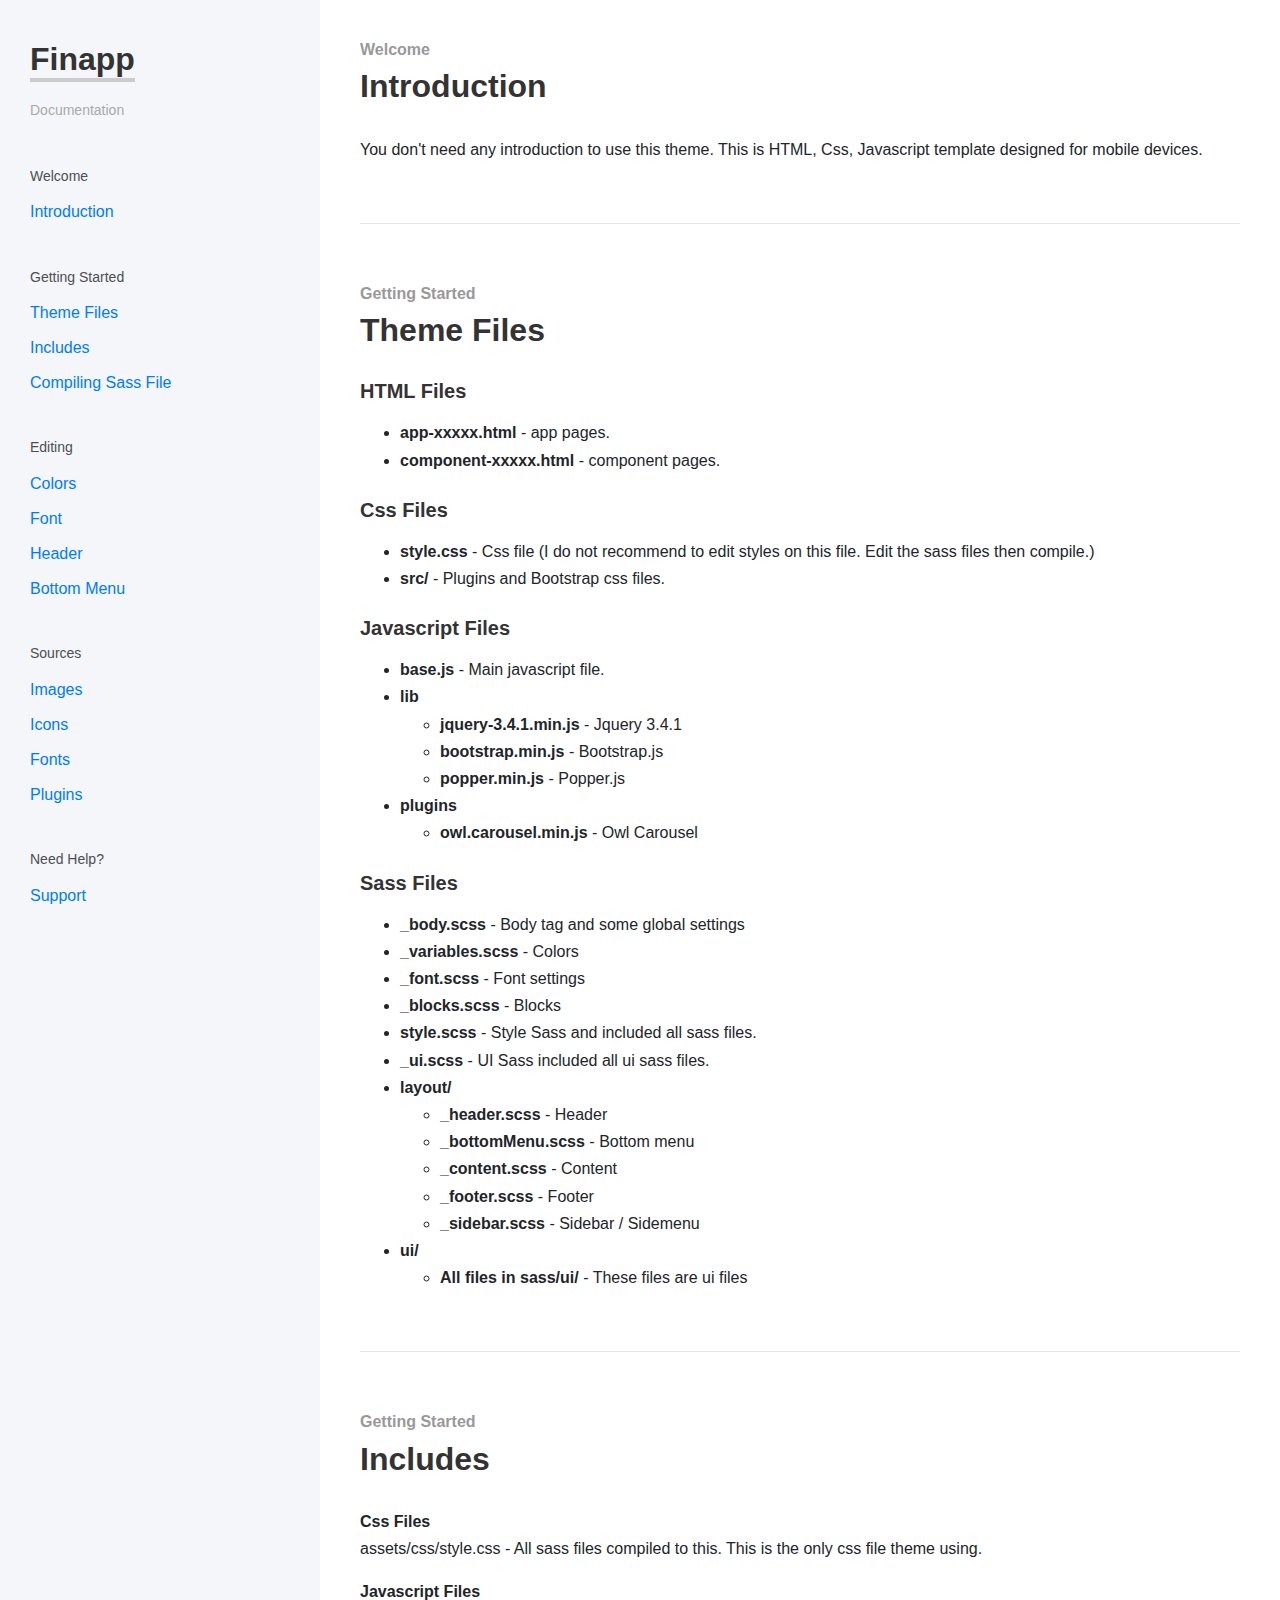
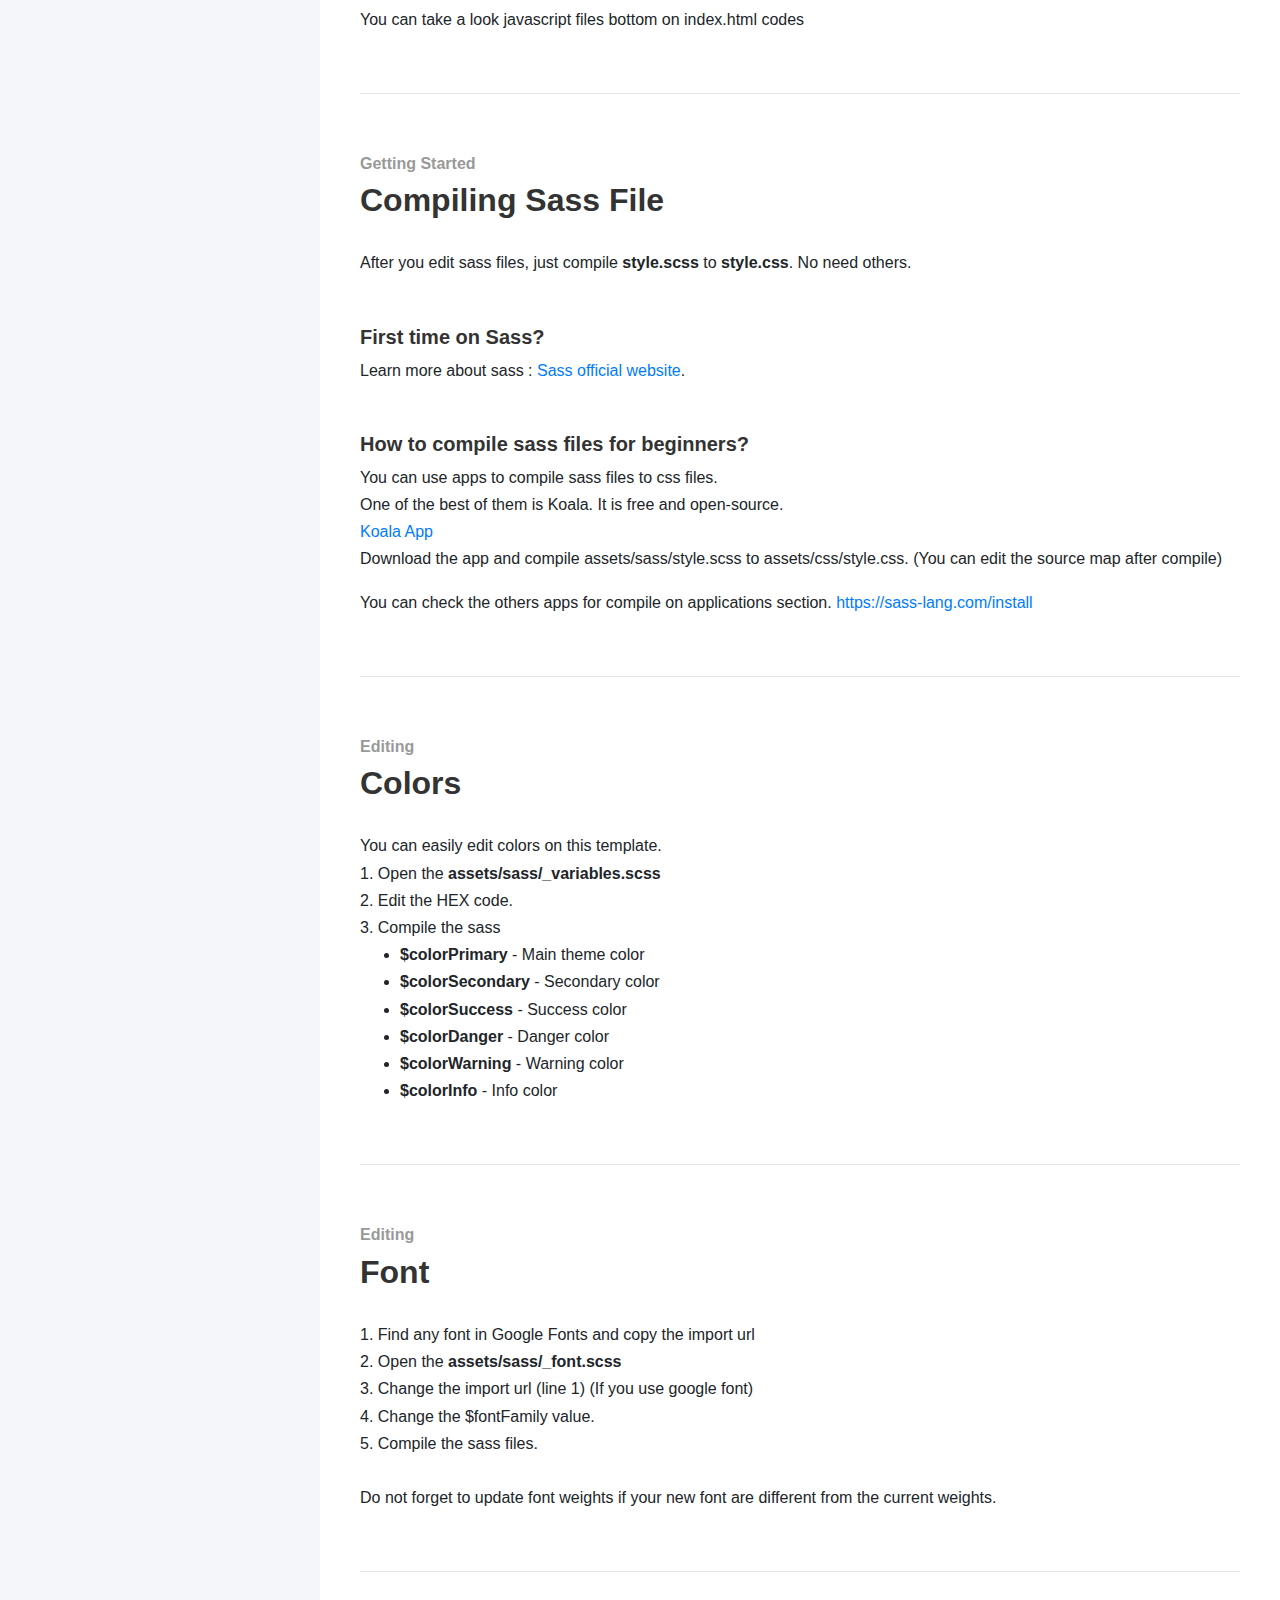
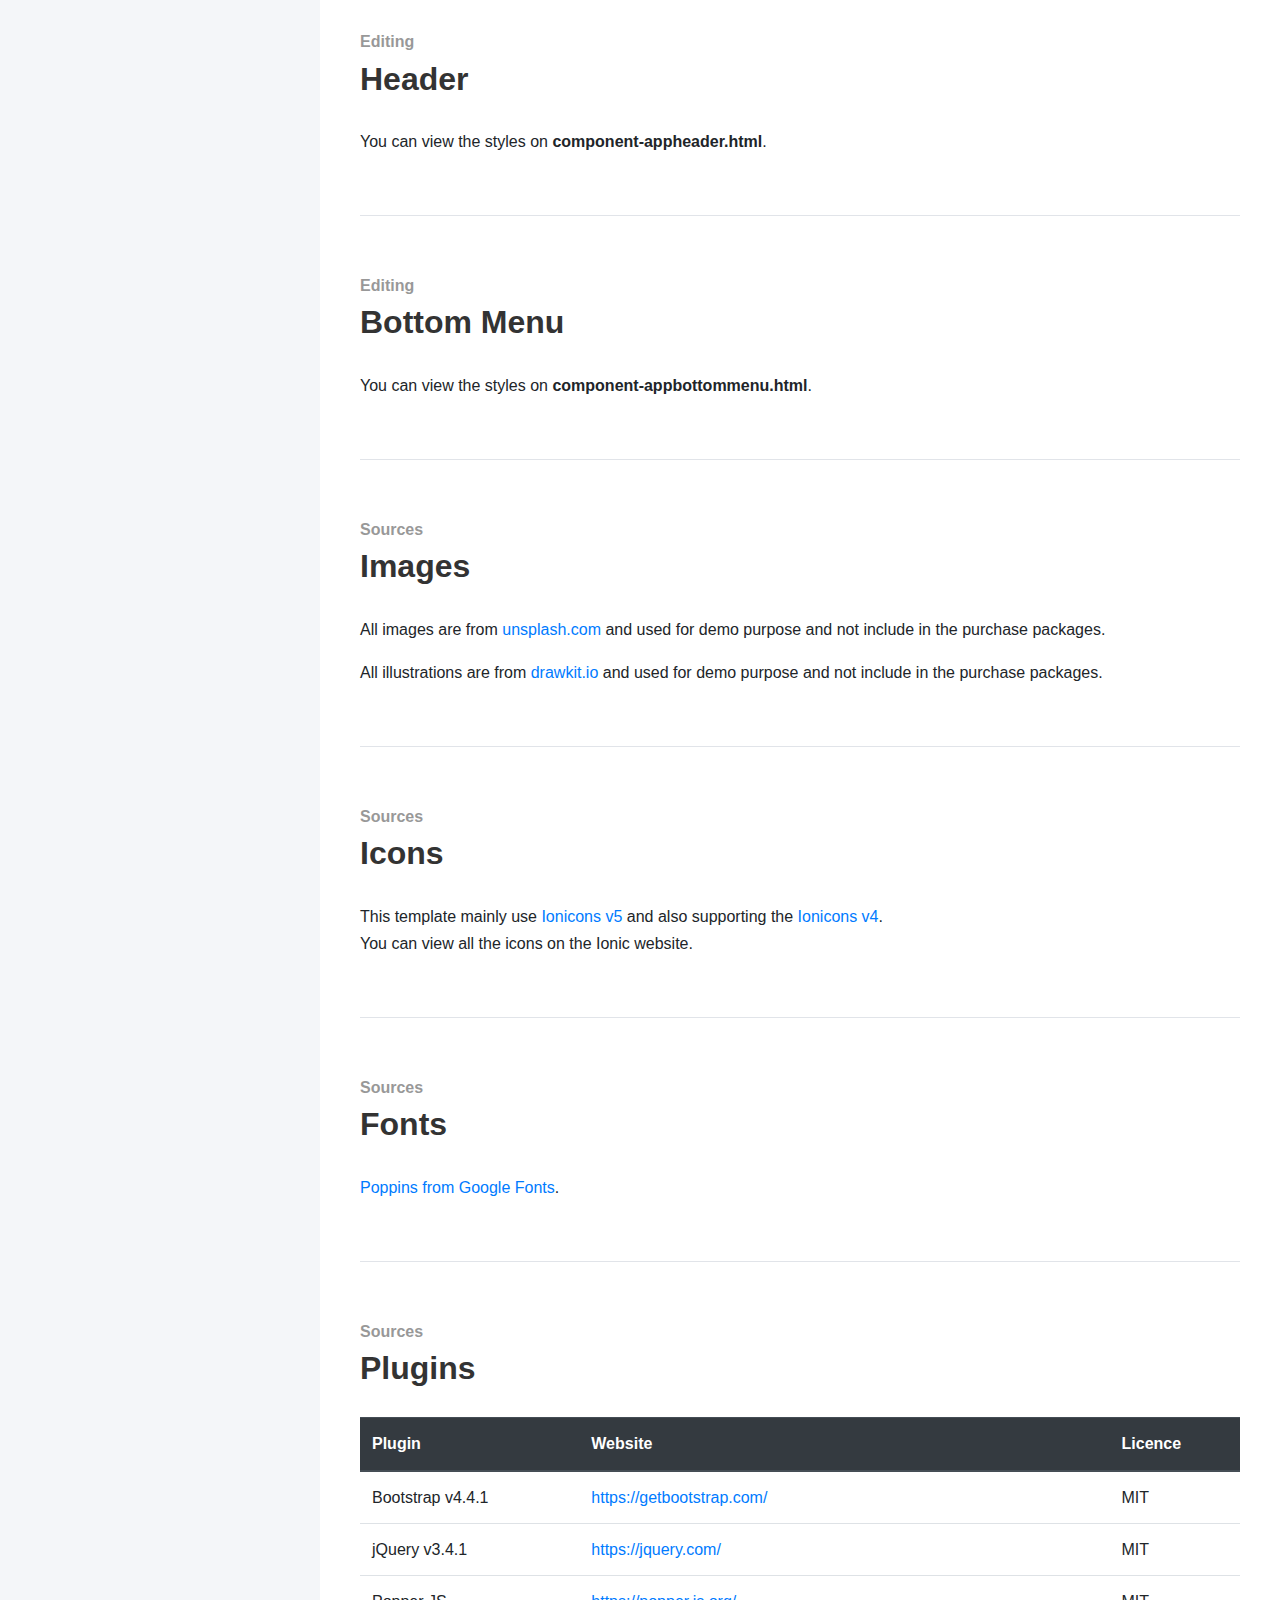
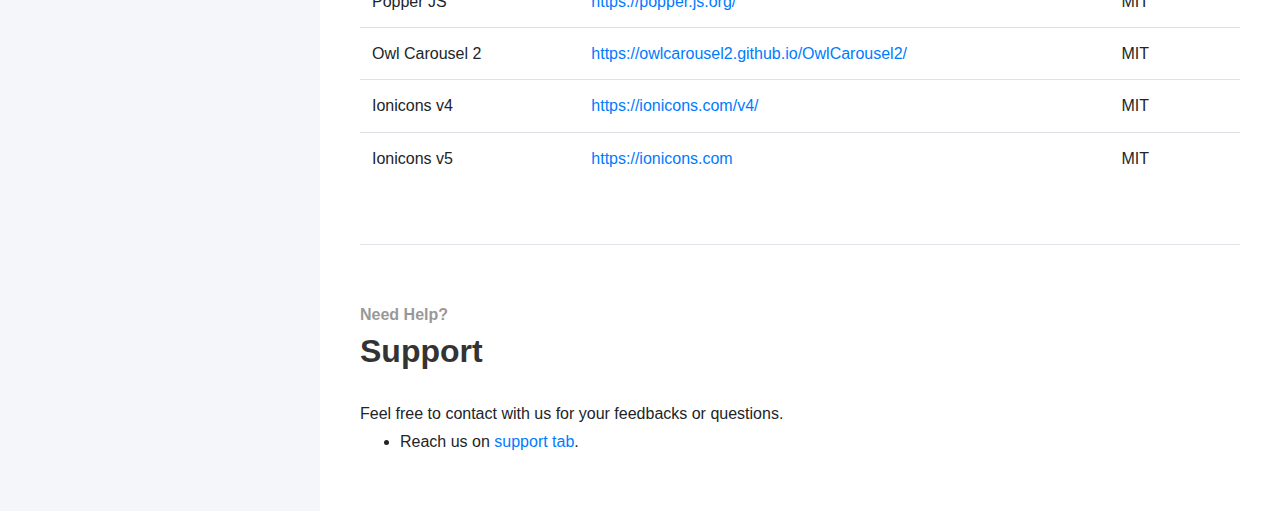
<file: _Website_Finapp_Theme/Documentation/index.html>
<!doctype html>
<html lang="en">

<head>
    <meta charset="utf-8" />
    <meta http-equiv="X-UA-Compatible" content="IE=edge">
    <title>Documentation</title>
    <link rel="stylesheet" href="assets/css/style.css">
    <meta name="viewport" content="initial-scale=1, maximum-scale=1, width=device-width">
    <meta name="description" content="Documentation">
    <meta name="keywords" content="documentation" />
</head>

<body>
    <div class="capsule">

        <!-- sidebar -->
        <div class="sidebar">

            <h1 class="sidebarTitle">Finapp</h1>
            <h5 class="sidebarSubtitle">Documentation</h5>

            <ul class="block">
                <li class="title">Welcome</li>
                <li><a href="#">Introduction</a></li>
            </ul>

            <ul class="block">
                <li class="title">Getting Started</li>
                <li><a href="#themefiles">Theme Files</a></li>
                <li><a href="#includes">Includes</a></li>
                <li><a href="#compile">Compiling Sass File</a></li>
            </ul>

            <ul class="block">
                <li class="title">Editing</li>
                <li><a href="#colors">Colors</a></li>
                <li><a href="#font">Font</a></li>
                <li><a href="#header">Header</a></li>
                <li><a href="#bottommenu">Bottom Menu</a></li>
            </ul>

            <ul class="block">
                <li class="title">Sources</li>
                <li><a href="#images">Images</a></li>
                <li><a href="#icons">Icons</a></li>
                <li><a href="#fonts">Fonts</a></li>
                <li><a href="#plugins">Plugins</a></li>
            </ul>

            <ul class="block">
                <li class="title">Need Help?</li>
                <li><a href="#support">Support</a></li>
            </ul>

        </div>
        <!-- * sidebar -->

        <!-- main -->
        <div class="main">

            <section>
                <h5 class="subtitle">Welcome</h5>
                <h2 class="title">Introduction</h2>
                <p>
                    You don't need any introduction to use this theme. This is HTML, Css, Javascript template designed
                    for mobile devices.
                </p>
            </section>

            <div class="divider"></div>

            <section id="themefiles">
                <h5 class="subtitle">Getting Started</h5>
                <h2 class="title">Theme Files</h2>
                <h5 class="mt-4 mb-3">HTML Files</h5>
                <ul>
                    <li>
                        <strong>app-xxxxx.html</strong> - app pages.
                    </li>
                    <li>
                        <strong>component-xxxxx.html</strong> - component pages.
                    </li>
                </ul>
                <h5 class="mt-4 mb-3">Css Files</h5>
                <ul>
                    <li>
                        <strong>style.css</strong> - Css file (I do not recommend to edit styles on this file.
                        Edit the sass files then compile.)
                    </li>
                    <li>
                        <strong>src/</strong> - Plugins and Bootstrap css files.
                    </li>
                </ul>

                <h5 class="mt-4 mb-3">Javascript Files</h5>
                <ul>
                    <li>
                        <strong>base.js</strong> - Main javascript file.
                    </li>
                    <li>
                        <strong>lib</strong>
                        <ul>
                            <li>
                                <strong>jquery-3.4.1.min.js</strong> - Jquery 3.4.1
                            </li>
                            <li>
                                <strong>bootstrap.min.js</strong> - Bootstrap.js
                            </li>
                            <li>
                                <strong>popper.min.js</strong> - Popper.js
                            </li>
                        </ul>
                    </li>
                    <li>
                        <strong>plugins</strong>
                        <ul>
                            <li>
                                <strong>owl.carousel.min.js</strong> - Owl Carousel
                            </li>
                        </ul>
                    </li>
                </ul>

                <h5 class="mt-4 mb-3">Sass Files</h5>
                <ul>
                    <li>
                        <strong>_body.scss</strong> - Body tag and some global settings
                    </li>
                    <li>
                        <strong>_variables.scss</strong> - Colors
                    </li>
                    <li>
                        <strong>_font.scss</strong> - Font settings
                    </li>
                    <li>
                        <strong>_blocks.scss</strong> - Blocks
                    </li>
                    <li>
                        <strong>style.scss</strong> - Style Sass and included all sass files.
                    </li>
                    <li>
                        <strong>_ui.scss</strong> - UI Sass included all ui sass files.
                    </li>
                    <li>
                        <strong>layout/</strong>
                        <ul>
                            <li>
                                <strong>_header.scss</strong> - Header
                            </li>
                            <li>
                                <strong>_bottomMenu.scss</strong> - Bottom menu
                            </li>
                            <li>
                                <strong>_content.scss</strong> - Content
                            </li>
                            <li>
                                <strong>_footer.scss</strong> - Footer
                            </li>
                            <li>
                                <strong>_sidebar.scss</strong> - Sidebar / Sidemenu
                            </li>
                        </ul>
                    </li>
                    <li>
                        <strong>ui/</strong>
                        <ul>
                            <li>
                                <strong>All files in sass/ui/</strong> - These files are ui files
                            </li>
                        </ul>
                    </li>
                </ul>
            </section>

            <div class="divider"></div>

            <section id="includes">
                <h5 class="subtitle">Getting Started</h5>
                <h2 class="title">Includes</h2>
                <p>
                    <strong>Css Files</strong>
                    <br>
                    assets/css/style.css - All sass files compiled to this. This is the only css file theme using.
                </p>
                <p>
                    <strong>Javascript Files</strong>
                    <br>
                    You can take a look javascript files bottom on index.html codes
                </p>
            </section>

            <div class="divider"></div>

            <section id="compile">
                <h5 class="subtitle">Getting Started</h5>
                <h2 class="title">Compiling Sass File</h2>
                <p>

                    After you edit sass files, just compile <b>style.scss</b> to <b>style.css</b>. No need others.
                </p>
                <h5 class="mt-5">First time on Sass?</h5>
                <p>
                    Learn more about sass : <a href="https://sass-lang.com/" target="_blank">Sass official website</a>.
                </p>
                <h5 class="mt-5">How to compile sass files for beginners?</h5>
                <p>
                    You can use apps to compile sass files to css files.<br>
                    One of the best of them is Koala. It is free and open-source.<br>
                    <a href="http://koala-app.com/" target="_blank">Koala App</a><br>
                    Download the app and compile assets/sass/style.scss to assets/css/style.css. (You can edit the
                    source map after compile)
                </p>
                <p>
                    You can check the others apps for compile on applications section.
                    <a href="https://sass-lang.com/install" target="_blank">https://sass-lang.com/install</a>
                </p>
            </section>

            <div class="divider"></div>

            <section id="colors">
                <h5 class="subtitle">Editing</h5>
                <h2 class="title">Colors</h2>
                You can easily edit colors on this template.
                <br>
                1. Open the <b>assets/sass/_variables.scss</b>
                <br>
                2. Edit the HEX code.
                <br>
                3. Compile the sass
                <ul>
                    <li>
                        <strong>$colorPrimary</strong> - Main theme color
                    </li>
                    <li>
                        <strong>$colorSecondary</strong> - Secondary color
                    </li>
                    <li>
                        <strong>$colorSuccess</strong> - Success color
                    </li>
                    <li>
                        <strong>$colorDanger</strong> - Danger color
                    </li>
                    <li>
                        <strong>$colorWarning</strong> - Warning color
                    </li>
                    <li>
                        <strong>$colorInfo</strong> - Info color
                    </li>
                </ul>

            </section>

            <div class="divider"></div>

            <section id="font">
                <h5 class="subtitle">Editing</h5>
                <h2 class="title">Font</h2>
                <p>
                    1. Find any font in Google Fonts and copy the import url
                    <br>
                    2. Open the <b>assets/sass/_font.scss</b>
                    <br>
                    3. Change the import url (line 1) (If you use google font)
                    <br>
                    4. Change the $fontFamily value.
                    <br>
                    5. Compile the sass files.
                    <br><br>
                    Do not forget to update font weights if your new font are different from the current weights.
                </p>
            </section>

            <div class="divider"></div>

            <section id="header">
                <h5 class="subtitle">Editing</h5>
                <h2 class="title">Header</h2>
                <p>
                    You can view the styles on <b>component-appheader.html</b>.
                </p>
            </section>

            <div class="divider"></div>

            <section id="bottommenu">
                <h5 class="subtitle">Editing</h5>
                <h2 class="title">Bottom Menu</h2>
                <p>
                    You can view the styles on <b>component-appbottommenu.html</b>.
                </p>
            </section>

            <div class="divider"></div>

            <section id="images">
                <h5 class="subtitle">Sources</h5>
                <h2 class="title">Images</h2>
                <p>
                    All images are from <a href="https://unsplash.com" target="_blank">unsplash.com</a> and
                    used for demo purpose and not include in the purchase packages.
                </p>
                <p>
                    All illustrations are from <a href="https://www.drawkit.io/" target="_blank">drawkit.io</a> and
                    used for demo purpose and not include in the purchase packages.
                </p>
            </section>

            <div class="divider"></div>

            <section id="icons">
                <h5 class="subtitle">Sources</h5>
                <h2 class="title">Icons</h2>
                <p>
                    This template mainly use <a href="https://ionicons.com" target="_blank">Ionicons v5</a>
                    and also supporting the <a href="https://ionicons.com/v4/" target="_blank">Ionicons v4</a>.<br>
                    You can view all the icons on the Ionic website.<br>
                </p>
            </section>

            <div class="divider"></div>

            <section id="fonts">
                <h5 class="subtitle">Sources</h5>
                <h2 class="title">Fonts</h2>
                <p>
                    <a href="https://fonts.google.com/specimen/Poppins"
                        target="_blank">Poppins from Google Fonts</a>.
                </p>
            </section>

            <div class="divider"></div>

            <section id="plugins">
                <h5 class="subtitle">Sources</h5>
                <h2 class="title">Plugins</h2>
                <table class="table">
                    <thead class="thead-dark">
                        <tr>
                            <th scope="col">Plugin</th>
                            <th scope="col">Website</th>
                            <th scope="col">Licence</th>
                        </tr>
                    </thead>
                    <tbody>
                        <tr>
                            <td>Bootstrap v4.4.1</td>
                            <td><a href="https://getbootstrap.com/" target="_blank">https://getbootstrap.com/</a></td>
                            <td>MIT</td>
                        </tr>
                        <tr>
                            <td>jQuery v3.4.1</td>
                            <td><a href="https://jquery.com/" target="_blank">https://jquery.com/</a></td>
                            <td>MIT</td>
                        </tr>
                        <tr>
                            <td>Popper JS</td>
                            <td><a href="https://popper.js.org/" target="_blank">https://popper.js.org/</a></td>
                            <td>MIT</td>
                        </tr>
                        <tr>
                            <td>Owl Carousel 2</td>
                            <td><a href="https://owlcarousel2.github.io/OwlCarousel2/"
                                    target="_blank">https://owlcarousel2.github.io/OwlCarousel2/</a></td>
                            <td>MIT</td>
                        </tr>
                        <tr>
                            <td>Ionicons v4</td>
                            <td><a href="https://ionicons.com/v4/" target="_blank">https://ionicons.com/v4/</a></td>
                            <td>MIT</td>
                        </tr>
                        <tr>
                            <td>Ionicons v5</td>
                            <td><a href="https://ionicons.com" target="_blank">https://ionicons.com</a></td>
                            <td>MIT</td>
                        </tr>
                    </tbody>
                </table>

            </section>

            <div class="divider"></div>

            <section id="support">
                <h5 class="subtitle">Need Help?</h5>
                <h2 class="title">Support</h2>
                Feel free to contact with us for your feedbacks or questions.
                <ul>
                    <li>
                        Reach us on <a
                            href="https://themeforest.net/item/finapp-wallet-banking-html-mobile-template/25738217/support"
                            target="_blank">support tab</a>.
                    </li>
                </ul>
            </section>


        </div>
        <!-- * main -->


    </div>

</body>

</html>
</file>
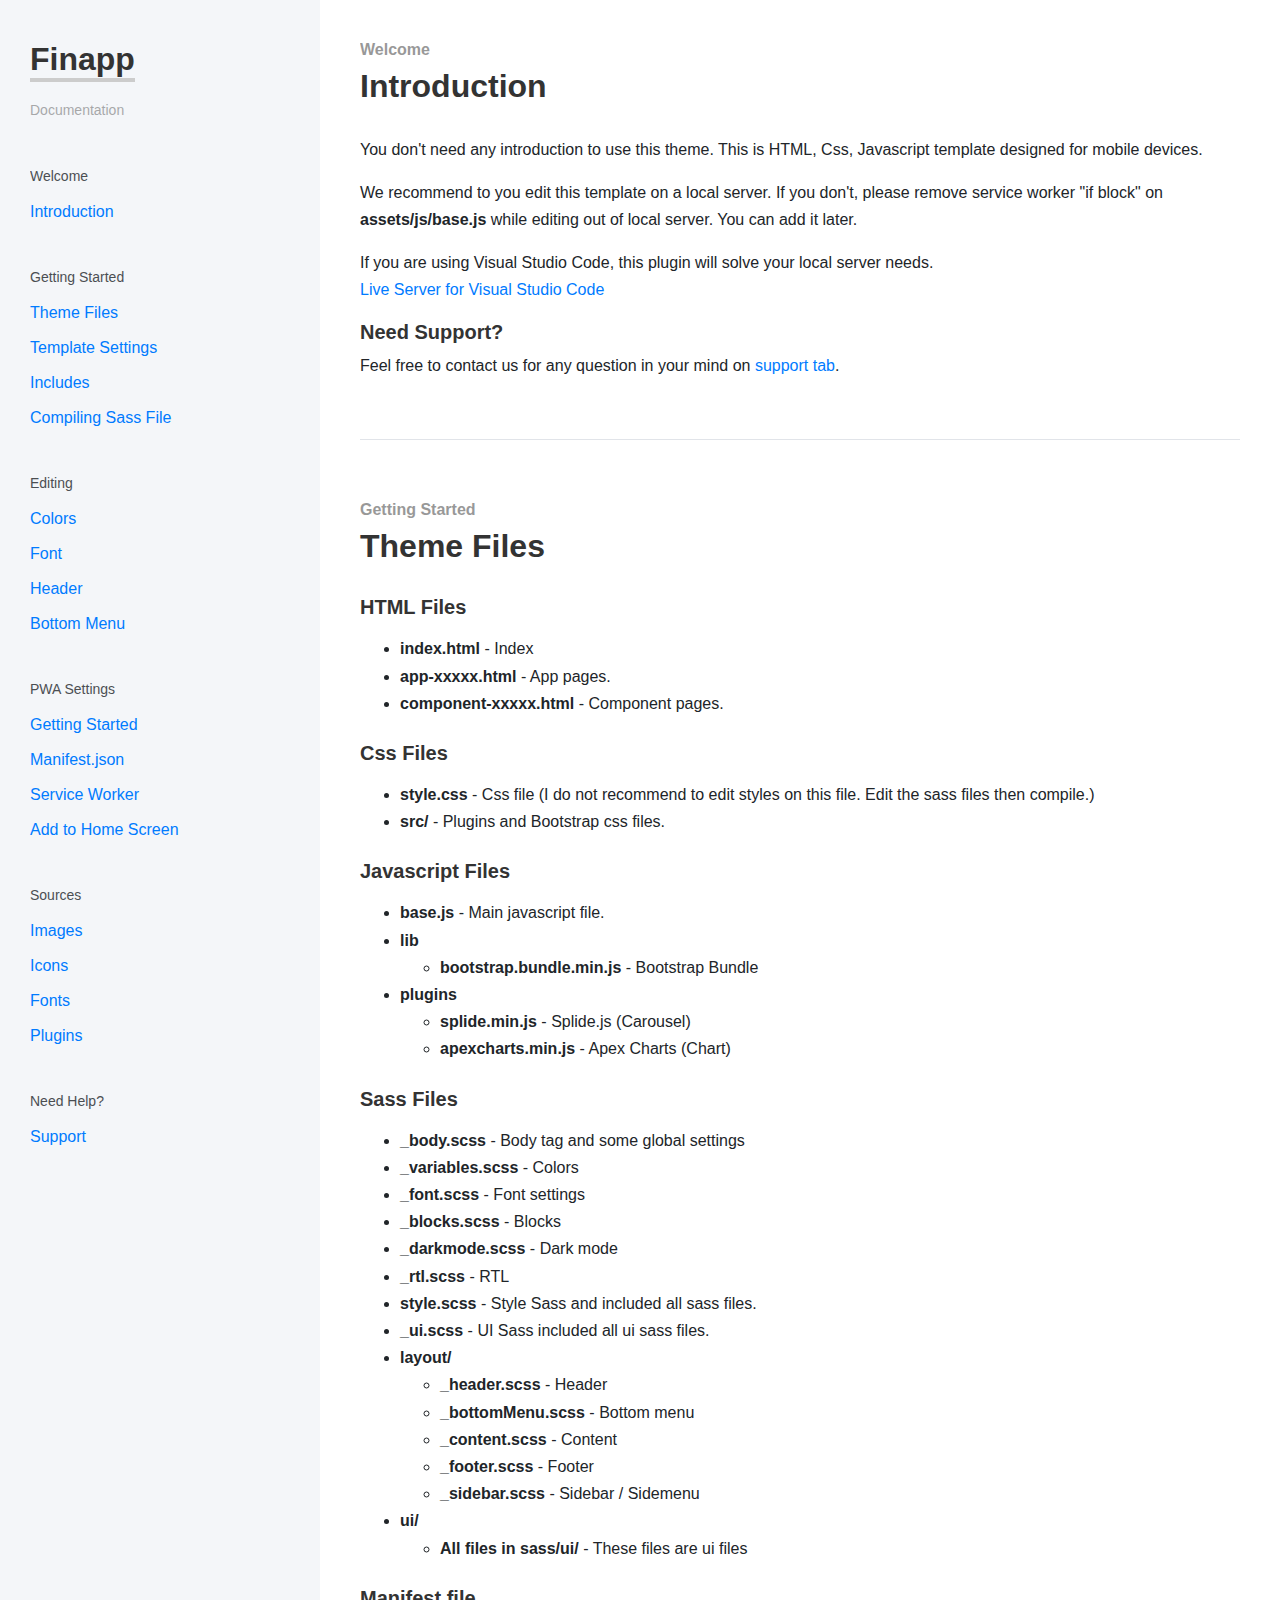
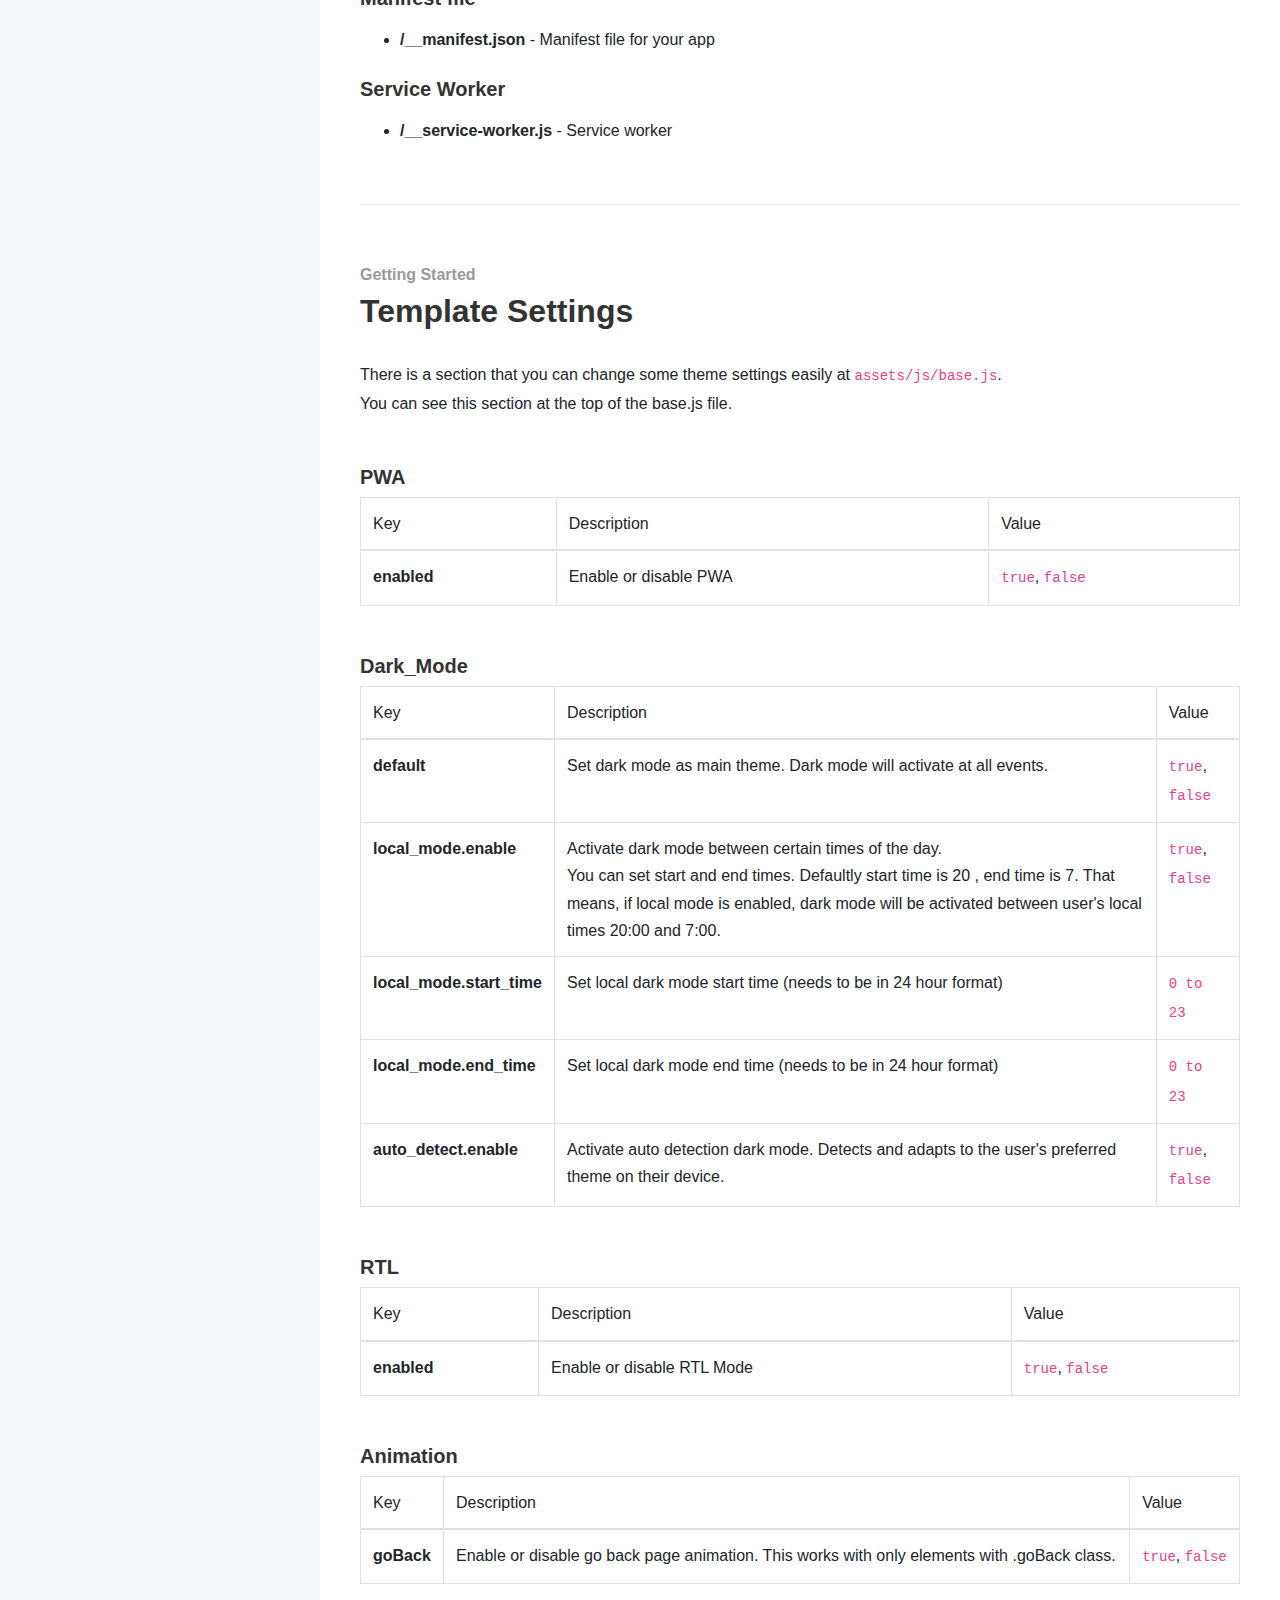
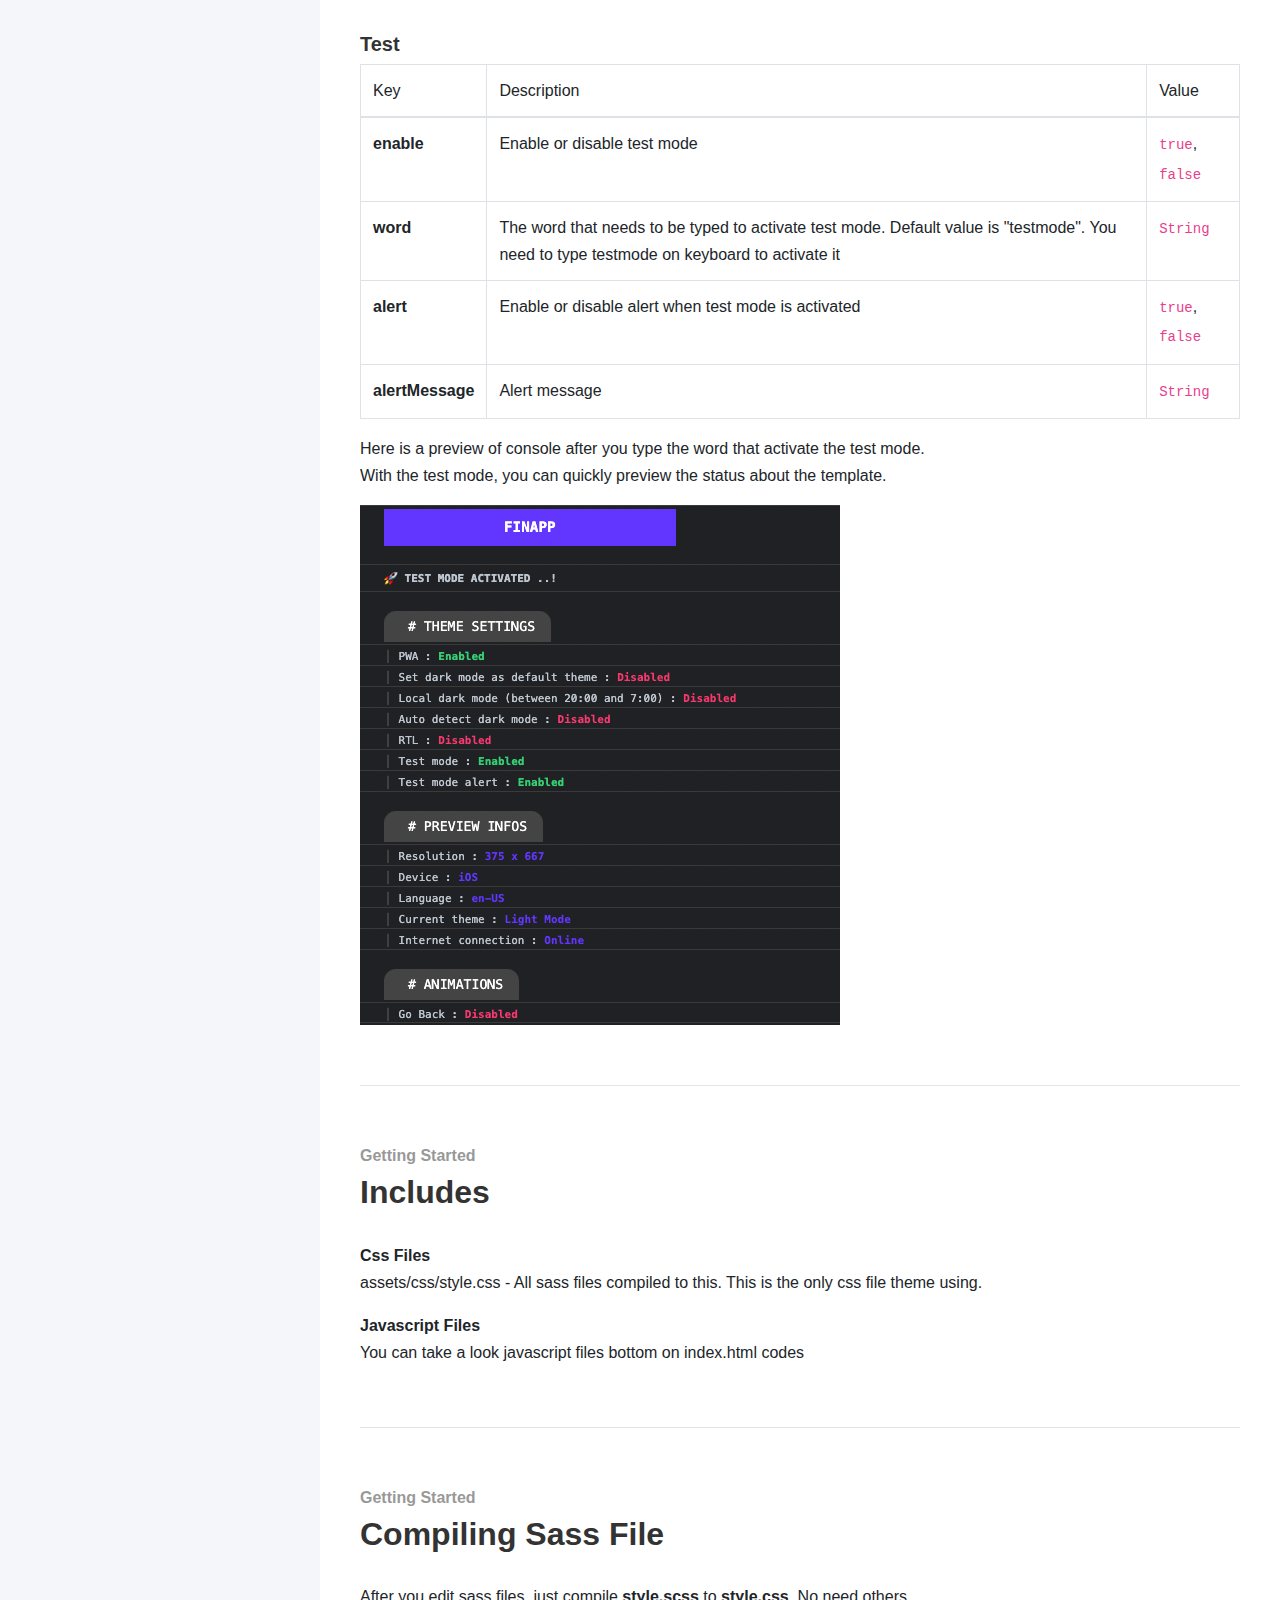
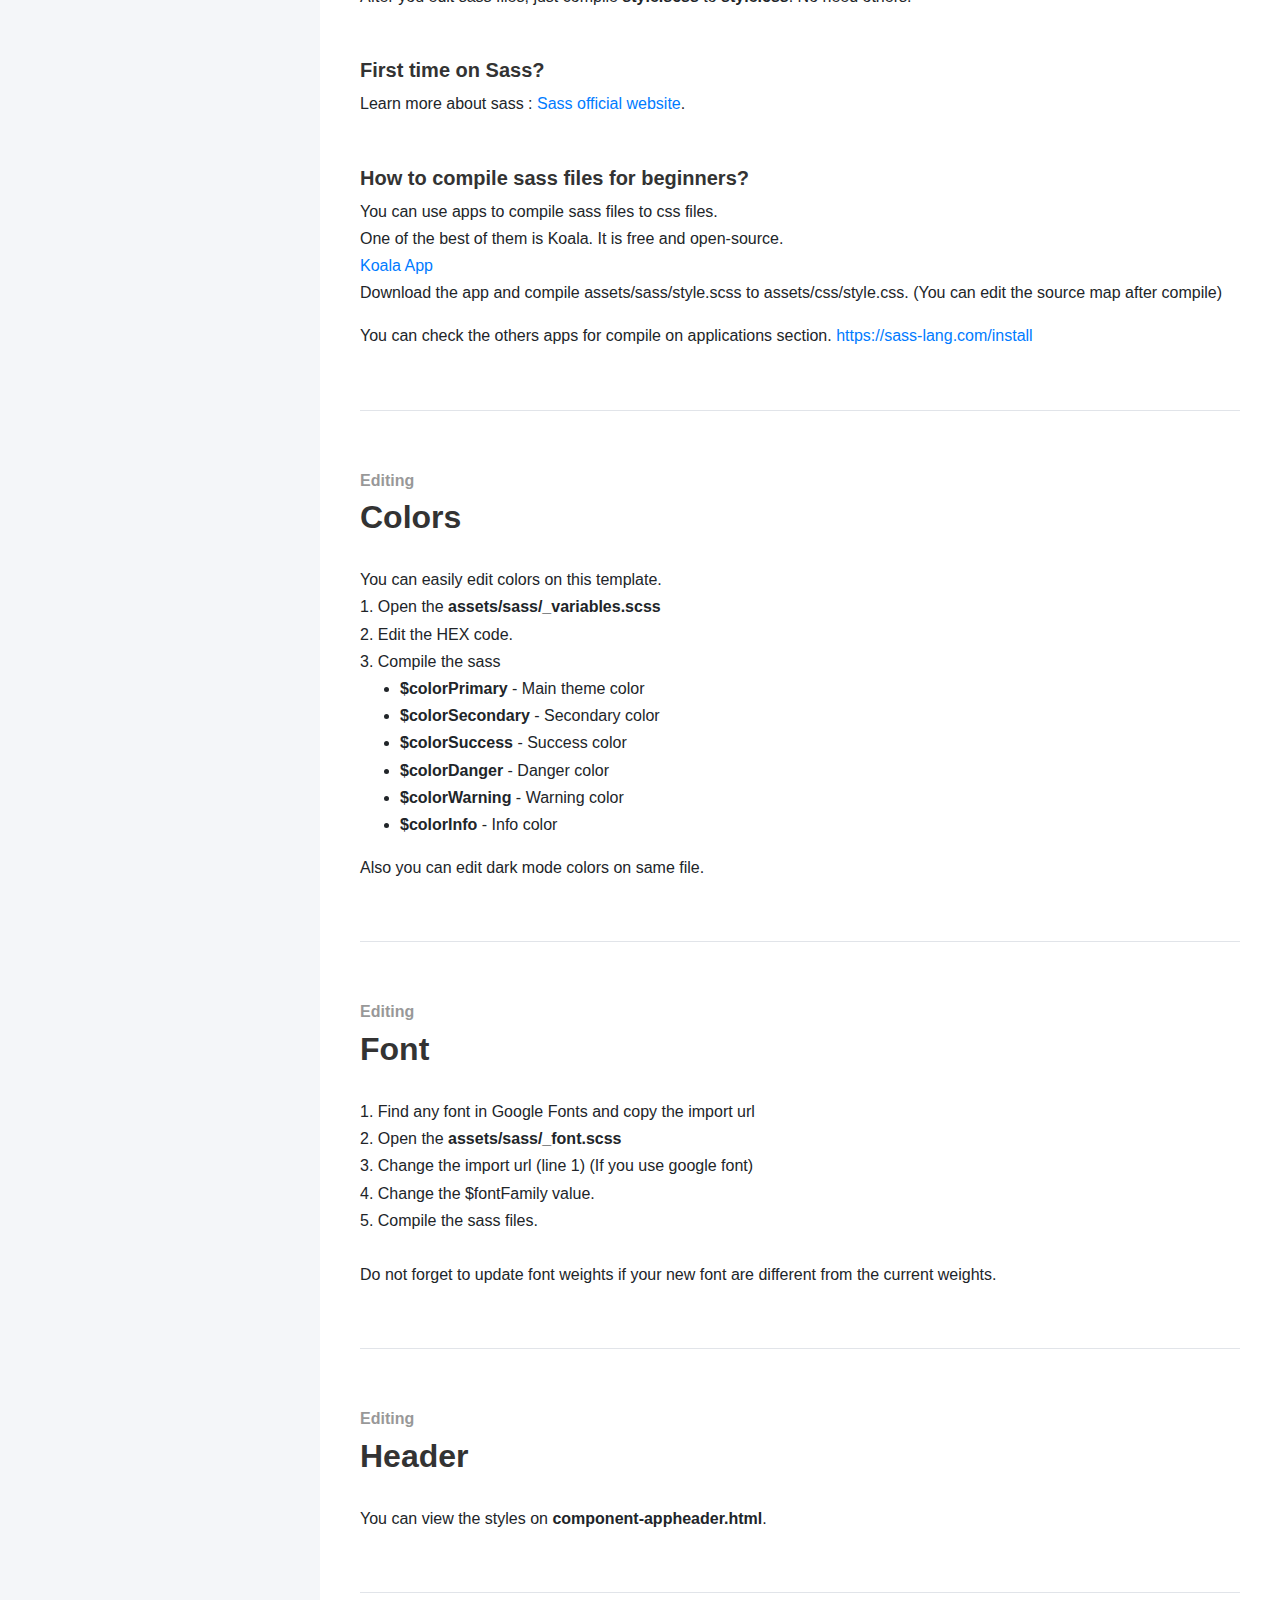
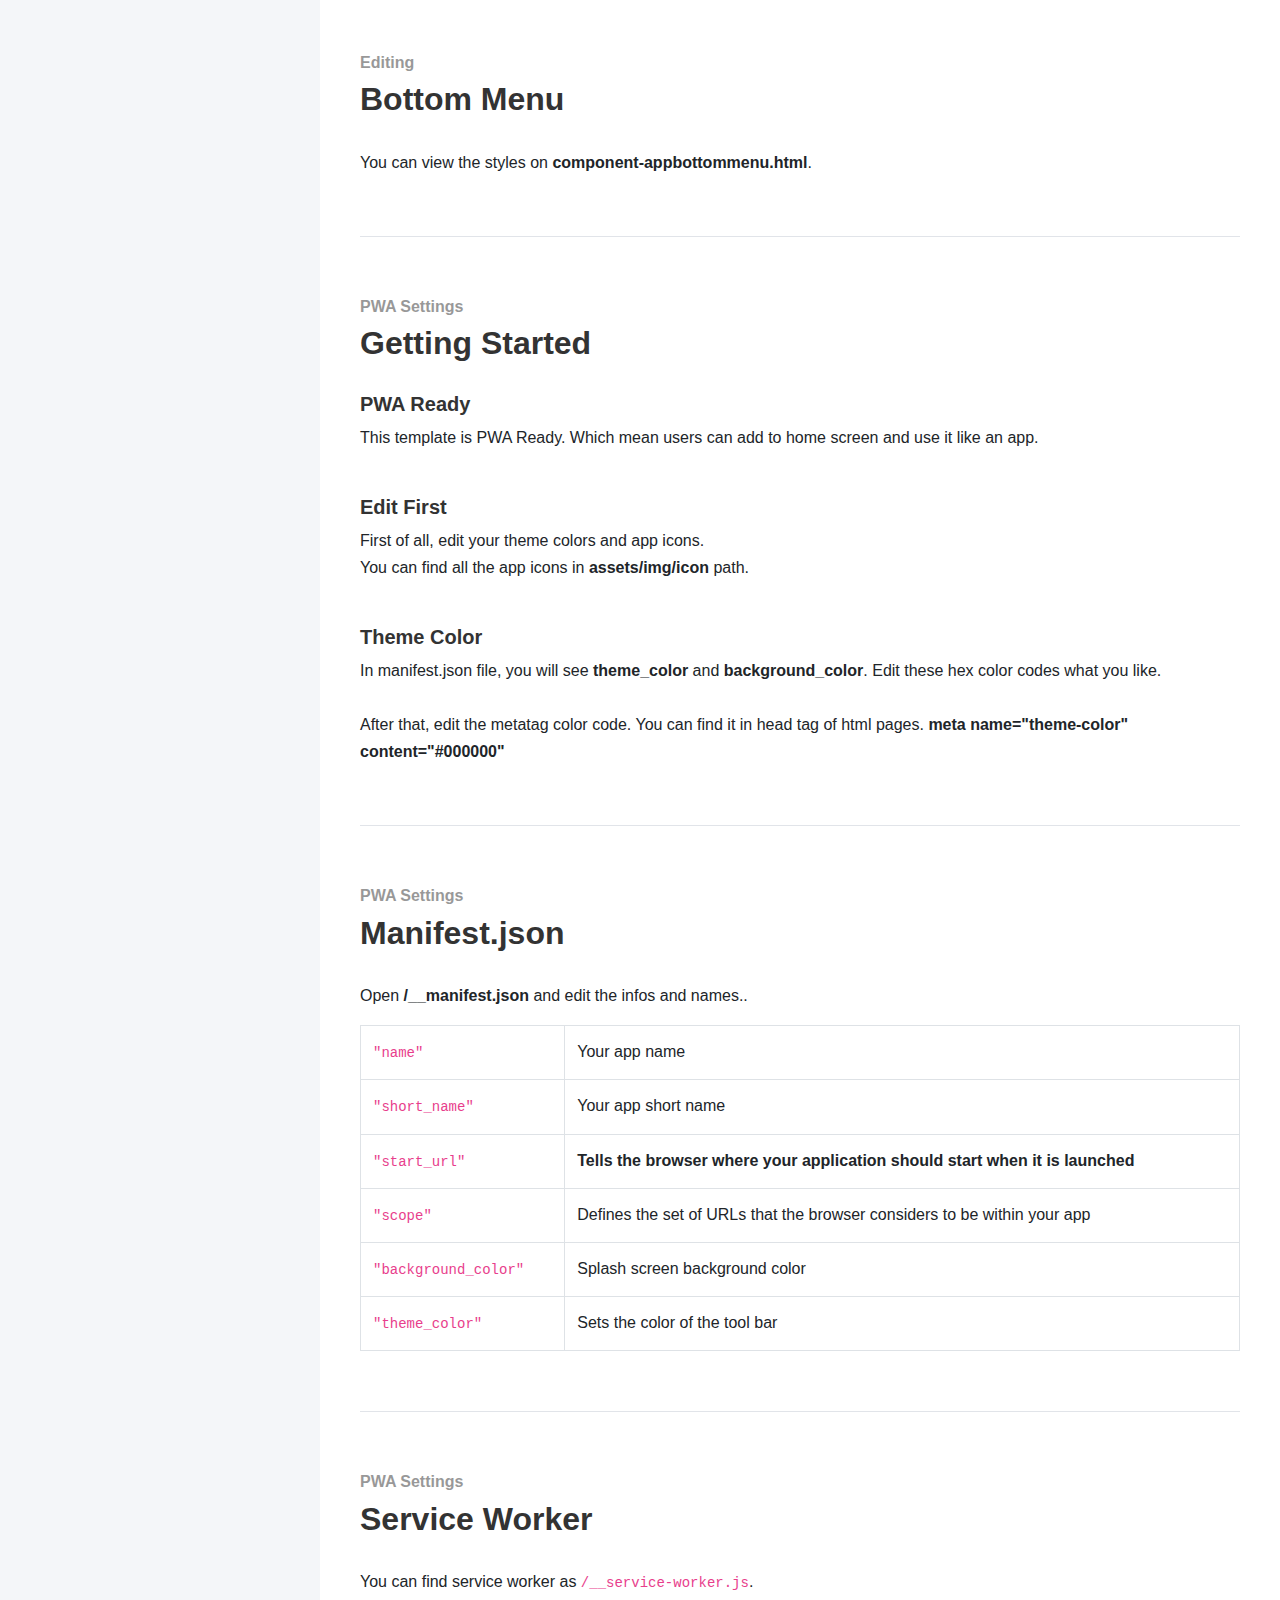
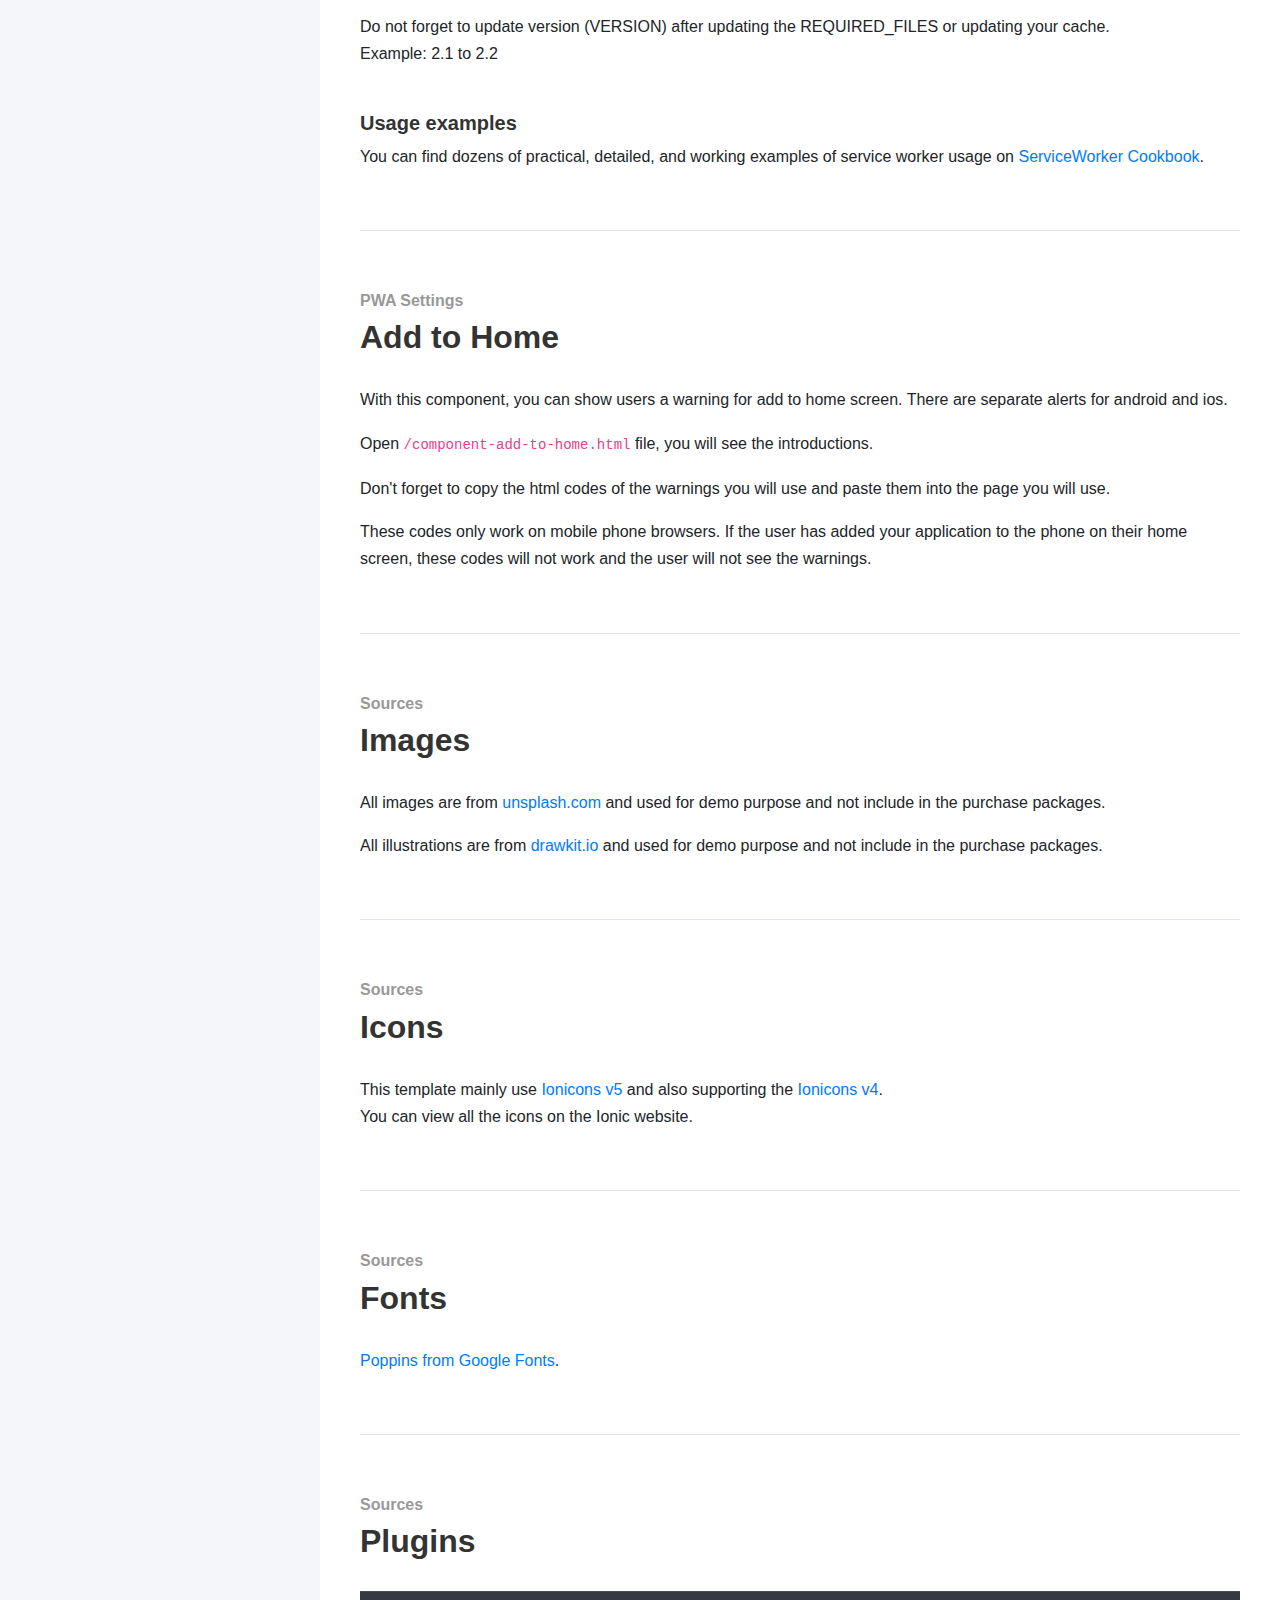
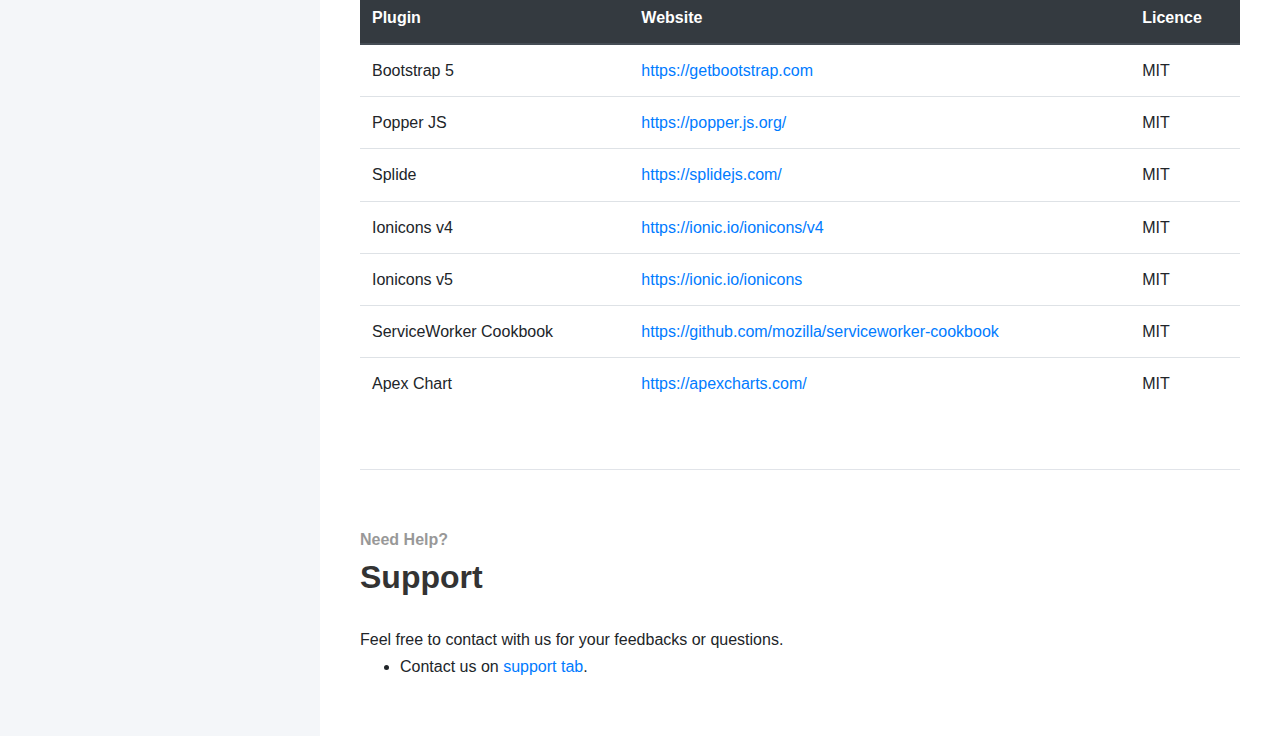
<file: _Website_Finapp_Theme/themeforest-hB1xobFv-finapp-wallet-banking-html-mobile-template/Finapp 2-1/Documentation/index.html>
<!doctype html>
<html lang="en">

<head>
    <meta charset="utf-8" />
    <meta http-equiv="X-UA-Compatible" content="IE=edge">
    <title>Finapp Documentation</title>
    <link rel="stylesheet" href="assets/css/style.css">
    <meta name="viewport" content="initial-scale=1, maximum-scale=1, width=device-width">
    <meta name="description" content="Documentation">
    <meta name="keywords" content="documentation" />
</head>

<body>
    <div class="capsule">

        <!-- sidebar -->
        <div class="sidebar">

            <h1 class="sidebarTitle">Finapp</h1>
            <h5 class="sidebarSubtitle">Documentation</h5>

            <ul class="block">
                <li class="title">Welcome</li>
                <li><a href="#">Introduction</a></li>
            </ul>

            <ul class="block">
                <li class="title">Getting Started</li>
                <li><a href="#themefiles">Theme Files</a></li>
                <li><a href="#templatesettings">Template Settings</a></li>
                <li><a href="#includes">Includes</a></li>
                <li><a href="#compile">Compiling Sass File</a></li>
            </ul>

            <ul class="block">
                <li class="title">Editing</li>
                <li><a href="#colors">Colors</a></li>
                <li><a href="#font">Font</a></li>
                <li><a href="#header">Header</a></li>
                <li><a href="#bottommenu">Bottom Menu</a></li>
            </ul>

            <ul class="block">
                <li class="title">PWA Settings</li>
                <li><a href="#pwa">Getting Started</a></li>
                <li><a href="#manifest">Manifest.json</a></li>
                <li><a href="#serviceworker">Service Worker</a></li>
                <li><a href="#addtohome">Add to Home Screen</a></li>
            </ul>

            <ul class="block">
                <li class="title">Sources</li>
                <li><a href="#images">Images</a></li>
                <li><a href="#icons">Icons</a></li>
                <li><a href="#fonts">Fonts</a></li>
                <li><a href="#plugins">Plugins</a></li>
            </ul>

            <ul class="block">
                <li class="title">Need Help?</li>
                <li><a href="#support">Support</a></li>
            </ul>

        </div>
        <!-- * sidebar -->

        <!-- main -->
        <div class="main">

            <section>
                <h5 class="subtitle">Welcome</h5>
                <h2 class="title">Introduction</h2>
                <p>
                    You don't need any introduction to use this theme. This is HTML, Css, Javascript template designed
                    for mobile devices.
                </p>
                <p>
                    We recommend to you edit this template on a local server. If you don't, please remove service worker
                    "if block" on <b>assets/js/base.js</b> while editing out of local server. You can add it later.
                </p>
                <p>
                    If you are using Visual Studio Code, this plugin will solve your local server needs.<br>
                    <a href="https://marketplace.visualstudio.com/items?itemName=ritwickdey.LiveServer"
                        target="_blank">Live Server for Visual Studio Code</a>
                </p>

                <h5>Need Support?</h5>
                <p>Feel free to contact us for any question in your mind on <a
                        href="https://themeforest.net/item/finapp-wallet-banking-html-mobile-template/25738217/support"
                        target="_blank">support tab</a>.</p>
            </section>

            <div class="divider"></div>

            <section id="themefiles">
                <h5 class="subtitle">Getting Started</h5>
                <h2 class="title">Theme Files</h2>
                <h5 class="mt-4 mb-3">HTML Files</h5>
                <ul>
                    <li>
                        <strong>index.html</strong> - Index
                    </li>
                    <li>
                        <strong>app-xxxxx.html</strong> - App pages.
                    </li>
                    <li>
                        <strong>component-xxxxx.html</strong> - Component pages.
                    </li>
                </ul>
                <h5 class="mt-4 mb-3">Css Files</h5>
                <ul>
                    <li>
                        <strong>style.css</strong> - Css file (I do not recommend to edit styles on this file.
                        Edit the sass files then compile.)
                    </li>
                    <li>
                        <strong>src/</strong> - Plugins and Bootstrap css files.
                    </li>
                </ul>

                <h5 class="mt-4 mb-3">Javascript Files</h5>
                <ul>
                    <li>
                        <strong>base.js</strong> - Main javascript file.
                    </li>
                    <li>
                        <strong>lib</strong>
                        <ul>
                            <li>
                                <strong>bootstrap.bundle.min.js</strong> - Bootstrap Bundle
                            </li>
                        </ul>
                    </li>
                    <li>
                        <strong>plugins</strong>
                        <ul>
                            <li>
                                <strong>splide.min.js</strong> - Splide.js (Carousel)
                            </li>
                            <li>
                                <strong>apexcharts.min.js</strong> - Apex Charts (Chart)
                            </li>
                        </ul>
                    </li>
                </ul>

                <h5 class="mt-4 mb-3">Sass Files</h5>
                <ul>
                    <li>
                        <strong>_body.scss</strong> - Body tag and some global settings
                    </li>
                    <li>
                        <strong>_variables.scss</strong> - Colors
                    </li>
                    <li>
                        <strong>_font.scss</strong> - Font settings
                    </li>
                    <li>
                        <strong>_blocks.scss</strong> - Blocks
                    </li>
                    <li>
                        <strong>_darkmode.scss</strong> - Dark mode
                    </li>
                    <li>
                        <strong>_rtl.scss</strong> - RTL
                    </li>
                    <li>
                        <strong>style.scss</strong> - Style Sass and included all sass files.
                    </li>
                    <li>
                        <strong>_ui.scss</strong> - UI Sass included all ui sass files.
                    </li>
                    <li>
                        <strong>layout/</strong>
                        <ul>
                            <li>
                                <strong>_header.scss</strong> - Header
                            </li>
                            <li>
                                <strong>_bottomMenu.scss</strong> - Bottom menu
                            </li>
                            <li>
                                <strong>_content.scss</strong> - Content
                            </li>
                            <li>
                                <strong>_footer.scss</strong> - Footer
                            </li>
                            <li>
                                <strong>_sidebar.scss</strong> - Sidebar / Sidemenu
                            </li>
                        </ul>
                    </li>
                    <li>
                        <strong>ui/</strong>
                        <ul>
                            <li>
                                <strong>All files in sass/ui/</strong> - These files are ui files
                            </li>
                        </ul>
                    </li>
                </ul>

                <h5 class="mt-4 mb-3">Manifest file</h5>
                <ul>
                    <li><strong>/__manifest.json</strong> - Manifest file for your app</li>
                </ul>

                <h5 class="mt-4 mb-3">Service Worker</h5>
                <ul>
                    <li><strong>/__service-worker.js</strong> - Service worker</li>
                </ul>
            </section>

            <div class="divider"></div>
            <section id="templatesettings">
                <h5 class="subtitle">Getting Started</h5>
                <h2 class="title">Template Settings</h2>
                There is a section that you can change some theme settings easily at <code>assets/js/base.js</code>.
                <br>
                You can see this section at the top of the base.js file.

                <div class="mt-5 mb-5">
                    <h5>PWA</h5>
                    <table class="table table-bordered table-hover" style="max-width: 900px;">
                        <thead class="thead-dark">
                            <tr>
                                <td>Key</td>
                                <td>Description</td>
                                <td>Value</td>
                            </tr>
                        </thead>
                        <tbody>
                            <tr>
                                <td><strong>enabled</strong></td>
                                <td>Enable or disable PWA</td>
                                <td><code>true</code>, <code>false</code></td>
                            </tr>
                        </tbody>
                    </table>
                </div>

                <div class="mt-5 mb-5">
                    <h5>Dark_Mode</h5>
                    <table class="table table-bordered table-hover" style="max-width: 900px;">
                        <thead class="thead-dark">
                            <tr>
                                <td>Key</td>
                                <td>Description</td>
                                <td>Value</td>
                            </tr>
                        </thead>
                        <tbody>
                            <tr>
                                <td><strong>default</strong></td>
                                <td>Set dark mode as main theme. Dark mode will activate at all events.</td>
                                <td><code>true</code>, <code>false</code></td>
                            </tr>
                            <tr>
                                <td><strong>local_mode.enable</strong></td>
                                <td>
                                    Activate dark mode between certain times of the day. <br>
                                    You can set start and end times. Defaultly start time is 20 , end time is 7.
                                    That means, if local mode is enabled, dark mode will be activated between user's
                                    local times 20:00 and 7:00.
                                </td>
                                <td><code>true</code>, <code>false</code></td>
                            </tr>
                            <tr>
                                <td><strong>local_mode.start_time</strong></td>
                                <td>Set local dark mode start time (needs to be in 24 hour format)</td>
                                <td><code>0 to 23</code></td>
                            </tr>
                            <tr>
                                <td><strong>local_mode.end_time</strong></td>
                                <td>Set local dark mode end time (needs to be in 24 hour format)</td>
                                <td><code>0 to 23</code></td>
                            </tr>
                            <tr>
                                <td><strong>auto_detect.enable</strong></td>
                                <td>Activate auto detection dark mode. Detects and adapts to the user's preferred theme
                                    on their device.</td>
                                <td><code>true</code>, <code>false</code></td>
                            </tr>
                        </tbody>
                    </table>
                </div>

                <div class="mt-5 mb-5">
                    <h5>RTL</h5>
                    <table class="table table-bordered table-hover" style="max-width: 900px;">
                        <thead class="thead-dark">
                            <tr>
                                <td>Key</td>
                                <td>Description</td>
                                <td>Value</td>
                            </tr>
                        </thead>
                        <tbody>
                            <tr>
                                <td><strong>enabled</strong></td>
                                <td>Enable or disable RTL Mode</td>
                                <td><code>true</code>, <code>false</code></td>
                            </tr>
                        </tbody>
                    </table>
                </div>

                <div class="mt-5 mb-5">
                    <h5>Animation</h5>
                    <table class="table table-bordered table-hover" style="max-width: 900px;">
                        <thead class="thead-dark">
                            <tr>
                                <td>Key</td>
                                <td>Description</td>
                                <td>Value</td>
                            </tr>
                        </thead>
                        <tbody>
                            <tr>
                                <td><strong>goBack</strong></td>
                                <td>Enable or disable go back page animation. This works with only elements with .goBack
                                    class.</td>
                                <td><code>true</code>, <code>false</code></td>
                            </tr>
                        </tbody>
                    </table>
                </div>

                <div class="mt-5 mb-5">
                    <h5>Test</h5>
                    <table class="table table-bordered table-hover" style="max-width: 900px;">
                        <thead class="thead-dark">
                            <tr>
                                <td>Key</td>
                                <td>Description</td>
                                <td>Value</td>
                            </tr>
                        </thead>
                        <tbody>
                            <tr>
                                <td><strong>enable</strong></td>
                                <td>Enable or disable test mode</td>
                                <td><code>true</code>, <code>false</code></td>
                            </tr>
                            <tr>
                                <td><strong>word</strong></td>
                                <td>The word that needs to be typed to activate test mode. Default value is "testmode".
                                    You need to type testmode on keyboard to activate it</td>
                                <td><code>String</code></td>
                            </tr>
                            <tr>
                                <td><strong>alert</strong></td>
                                <td>Enable or disable alert when test mode is activated</td>
                                <td><code>true</code>, <code>false</code></td>
                            </tr>
                            <tr>
                                <td><strong>alertMessage</strong></td>
                                <td>Alert message</td>
                                <td><code>String</code></td>
                            </tr>
                        </tbody>
                    </table>
                    <p>
                        Here is a preview of console after you type the word that activate the test mode.
                        <br>
                        With the test mode, you can quickly preview the status about the template.
                    </p>

                    <img src="assets/img/testmode.png" alt="testmode">
                </div>

            </section>
            <div class="divider"></div>

            <section id="includes">
                <h5 class="subtitle">Getting Started</h5>
                <h2 class="title">Includes</h2>
                <p>
                    <strong>Css Files</strong>
                    <br>
                    assets/css/style.css - All sass files compiled to this. This is the only css file theme using.
                </p>
                <p>
                    <strong>Javascript Files</strong>
                    <br>
                    You can take a look javascript files bottom on index.html codes
                </p>
            </section>

            <div class="divider"></div>

            <section id="compile">
                <h5 class="subtitle">Getting Started</h5>
                <h2 class="title">Compiling Sass File</h2>
                <p>

                    After you edit sass files, just compile <b>style.scss</b> to <b>style.css</b>. No need others.
                </p>
                <h5 class="mt-5">First time on Sass?</h5>
                <p>
                    Learn more about sass : <a href="https://sass-lang.com/" target="_blank">Sass official website</a>.
                </p>
                <h5 class="mt-5">How to compile sass files for beginners?</h5>
                <p>
                    You can use apps to compile sass files to css files.<br>
                    One of the best of them is Koala. It is free and open-source.<br>
                    <a href="http://koala-app.com/" target="_blank">Koala App</a><br>
                    Download the app and compile assets/sass/style.scss to assets/css/style.css. (You can edit the
                    source map after compile)
                </p>
                <p>
                    You can check the others apps for compile on applications section.
                    <a href="https://sass-lang.com/install" target="_blank">https://sass-lang.com/install</a>
                </p>
            </section>

            <div class="divider"></div>

            <section id="colors">
                <h5 class="subtitle">Editing</h5>
                <h2 class="title">Colors</h2>
                You can easily edit colors on this template.
                <br>
                1. Open the <b>assets/sass/_variables.scss</b>
                <br>
                2. Edit the HEX code.
                <br>
                3. Compile the sass
                <ul>
                    <li>
                        <strong>$colorPrimary</strong> - Main theme color
                    </li>
                    <li>
                        <strong>$colorSecondary</strong> - Secondary color
                    </li>
                    <li>
                        <strong>$colorSuccess</strong> - Success color
                    </li>
                    <li>
                        <strong>$colorDanger</strong> - Danger color
                    </li>
                    <li>
                        <strong>$colorWarning</strong> - Warning color
                    </li>
                    <li>
                        <strong>$colorInfo</strong> - Info color
                    </li>
                </ul>
                <p>Also you can edit dark mode colors on same file.</p>

            </section>

            <div class="divider"></div>

            <section id="font">
                <h5 class="subtitle">Editing</h5>
                <h2 class="title">Font</h2>
                <p>
                    1. Find any font in Google Fonts and copy the import url
                    <br>
                    2. Open the <b>assets/sass/_font.scss</b>
                    <br>
                    3. Change the import url (line 1) (If you use google font)
                    <br>
                    4. Change the $fontFamily value.
                    <br>
                    5. Compile the sass files.
                    <br><br>
                    Do not forget to update font weights if your new font are different from the current weights.
                </p>
            </section>

            <div class="divider"></div>

            <section id="header">
                <h5 class="subtitle">Editing</h5>
                <h2 class="title">Header</h2>
                <p>
                    You can view the styles on <b>component-appheader.html</b>.
                </p>
            </section>

            <div class="divider"></div>

            <section id="bottommenu">
                <h5 class="subtitle">Editing</h5>
                <h2 class="title">Bottom Menu</h2>
                <p>
                    You can view the styles on <b>component-appbottommenu.html</b>.
                </p>
            </section>

            <div class="divider"></div>


            <section id="pwa">
                <h5 class="subtitle">PWA Settings</h5>
                <h2 class="title">Getting Started</h2>
                <h5>PWA Ready</h5>
                <p>
                    This template is PWA Ready. Which mean users can add to home screen and use it like an app.
                </p>
                <br>
                <h5>Edit First</h5>
                <p>
                    First of all, edit your theme colors and app icons.
                    <br>
                    You can find all the app icons in <b>assets/img/icon</b> path.
                </p>
                <br>
                <h5>Theme Color</h5>
                In manifest.json file, you will see <b>theme_color</b> and <b>background_color</b>. Edit these hex color
                codes what
                you like.
                <br><br>
                After that, edit the metatag color code. You can find it in head tag of html pages.
                <b>meta name="theme-color" content="#000000"</b>
            </section>

            <div class="divider"></div>

            <section id="manifest">
                <h5 class="subtitle">PWA Settings</h5>
                <h2 class="title">Manifest.json</h2>
                <p>Open <b>/__manifest.json</b> and edit the infos and names..</p>
                <table class="table table-bordered">
                    <tbody>
                        <tr>
                            <td><code>"name"</code></td>
                            <td>Your app name</td>
                        </tr>
                        <tr>
                            <td><code>"short_name"</code></td>
                            <td>Your app short name</td>
                        </tr>
                        <tr>
                            <td><code>"start_url"</code></td>
                            <td>
                                <strong>Tells the browser where your application should start when it is
                                    launched</strong>
                            </td>
                        </tr>
                        <tr>
                            <td><code>"scope"</code></td>
                            <td>Defines the set of URLs that the browser considers to be within your app</td>
                        </tr>
                        <tr>
                            <td><code>"background_color"</code></td>
                            <td>Splash screen background color</td>
                        </tr>
                        <tr>
                            <td><code>"theme_color"</code></td>
                            <td>Sets the color of the tool bar</td>
                        </tr>
                    </tbody>
                </table>
            </section>

            <div class="divider"></div>

            <section id="serviceworker">
                <h5 class="subtitle">PWA Settings</h5>
                <h2 class="title">Service Worker</h2>
                <p>
                    You can find service worker as <code>/__service-worker.js</code>.
                </p>
                <p>
                    Do not forget to update version (VERSION) after updating the REQUIRED_FILES or updating your cache.
                    <br>
                    Example: 2.1 to 2.2
                </p>
                <br>
                <h5>Usage examples</h5>
                <p>
                    You can find dozens of practical, detailed, and working examples of service worker usage on <a
                        href="https://github.com/mozilla/serviceworker-cookbook" target="_blank">ServiceWorker
                        Cookbook</a>.
                </p>
            </section>

            <div class="divider"></div>

            <section id="addtohome">
                <h5 class="subtitle">PWA Settings</h5>
                <h2 class="title">Add to Home</h2>
                <p>
                    With this component, you can show users a warning for add to home screen. There are separate
                    alerts for android and ios.
                </p>
                <p>
                    Open <code>/component-add-to-home.html</code> file, you will see the introductions.
                </p>
                <p>
                    Don't forget to copy the html codes of the warnings you will use and paste them into the page
                    you will use.
                </p>
                <p>
                    These codes only work on mobile phone browsers. If the user has added your application to the
                    phone on their home screen, these codes will not work and the user will not see the warnings.

                </p>
            </section>

            <div class="divider"></div>


            <section id="images">
                <h5 class="subtitle">Sources</h5>
                <h2 class="title">Images</h2>
                <p>
                    All images are from <a href="https://unsplash.com" target="_blank">unsplash.com</a> and
                    used for demo purpose and not include in the purchase packages.
                </p>
                <p>
                    All illustrations are from <a href="https://www.drawkit.io/" target="_blank">drawkit.io</a> and
                    used for demo purpose and not include in the purchase packages.
                </p>
            </section>

            <div class="divider"></div>

            <section id="icons">
                <h5 class="subtitle">Sources</h5>
                <h2 class="title">Icons</h2>
                <p>
                    This template mainly use <a href="https://ionic.io/ionicons" target="_blank">Ionicons v5</a>
                    and also supporting the <a href="https://ionic.io/ionicons/v4" target="_blank">Ionicons v4</a>.<br>
                    You can view all the icons on the Ionic website.<br>
                </p>
            </section>

            <div class="divider"></div>

            <section id="fonts">
                <h5 class="subtitle">Sources</h5>
                <h2 class="title">Fonts</h2>
                <p>
                    <a href="https://fonts.google.com/specimen/Poppins" target="_blank">Poppins from Google Fonts</a>.
                </p>
            </section>

            <div class="divider"></div>

            <section id="plugins">
                <h5 class="subtitle">Sources</h5>
                <h2 class="title">Plugins</h2>
                <table class="table">
                    <thead class="thead-dark">
                        <tr>
                            <th scope="col">Plugin</th>
                            <th scope="col">Website</th>
                            <th scope="col">Licence</th>
                        </tr>
                    </thead>
                    <tbody>
                        <tr>
                            <td>Bootstrap 5</td>
                            <td><a href="https://getbootstrap.com" target="_blank">https://getbootstrap.com</a></td>
                            <td>MIT</td>
                        </tr>
                        <tr>
                            <td>Popper JS</td>
                            <td><a href="https://popper.js.org/" target="_blank">https://popper.js.org/</a></td>
                            <td>MIT</td>
                        </tr>
                        <tr>
                            <td>Splide</td>
                            <td><a href="https://splidejs.com/" target="_blank">https://splidejs.com/</a></td>
                            <td>MIT</td>
                        </tr>
                        <tr>
                            <td>Ionicons v4</td>
                            <td><a href="https://ionic.io/ionicons/v4" target="_blank">https://ionic.io/ionicons/v4</a></td>
                            <td>MIT</td>
                        </tr>
                        <tr>
                            <td>Ionicons v5</td>
                            <td><a href="https://ionic.io/ionicons" target="_blank">https://ionic.io/ionicons</a></td>
                            <td>MIT</td>
                        </tr>
                        <tr>
                            <td>ServiceWorker Cookbook</td>
                            <td><a href="https://github.com/mozilla/serviceworker-cookbook"
                                    target="_blank">https://github.com/mozilla/serviceworker-cookbook</a></td>
                            <td>MIT</td>
                        </tr>
                        <tr>
                            <td>Apex Chart</td>
                            <td><a href="https://apexcharts.com/" target="_blank">https://apexcharts.com/</a></td>
                            <td>MIT</td>
                        </tr>
                    </tbody>
                </table>

            </section>

            <div class="divider"></div>

            <section id="support">
                <h5 class="subtitle">Need Help?</h5>
                <h2 class="title">Support</h2>
                Feel free to contact with us for your feedbacks or questions.
                <ul>
                    <li>
                        Contact us on <a
                            href="https://themeforest.net/item/finapp-wallet-banking-html-mobile-template/25738217/support"
                            target="_blank">support tab</a>.
                    </li>
                </ul>
            </section>


        </div>
        <!-- * main -->


    </div>

</body>

</html>
</file>
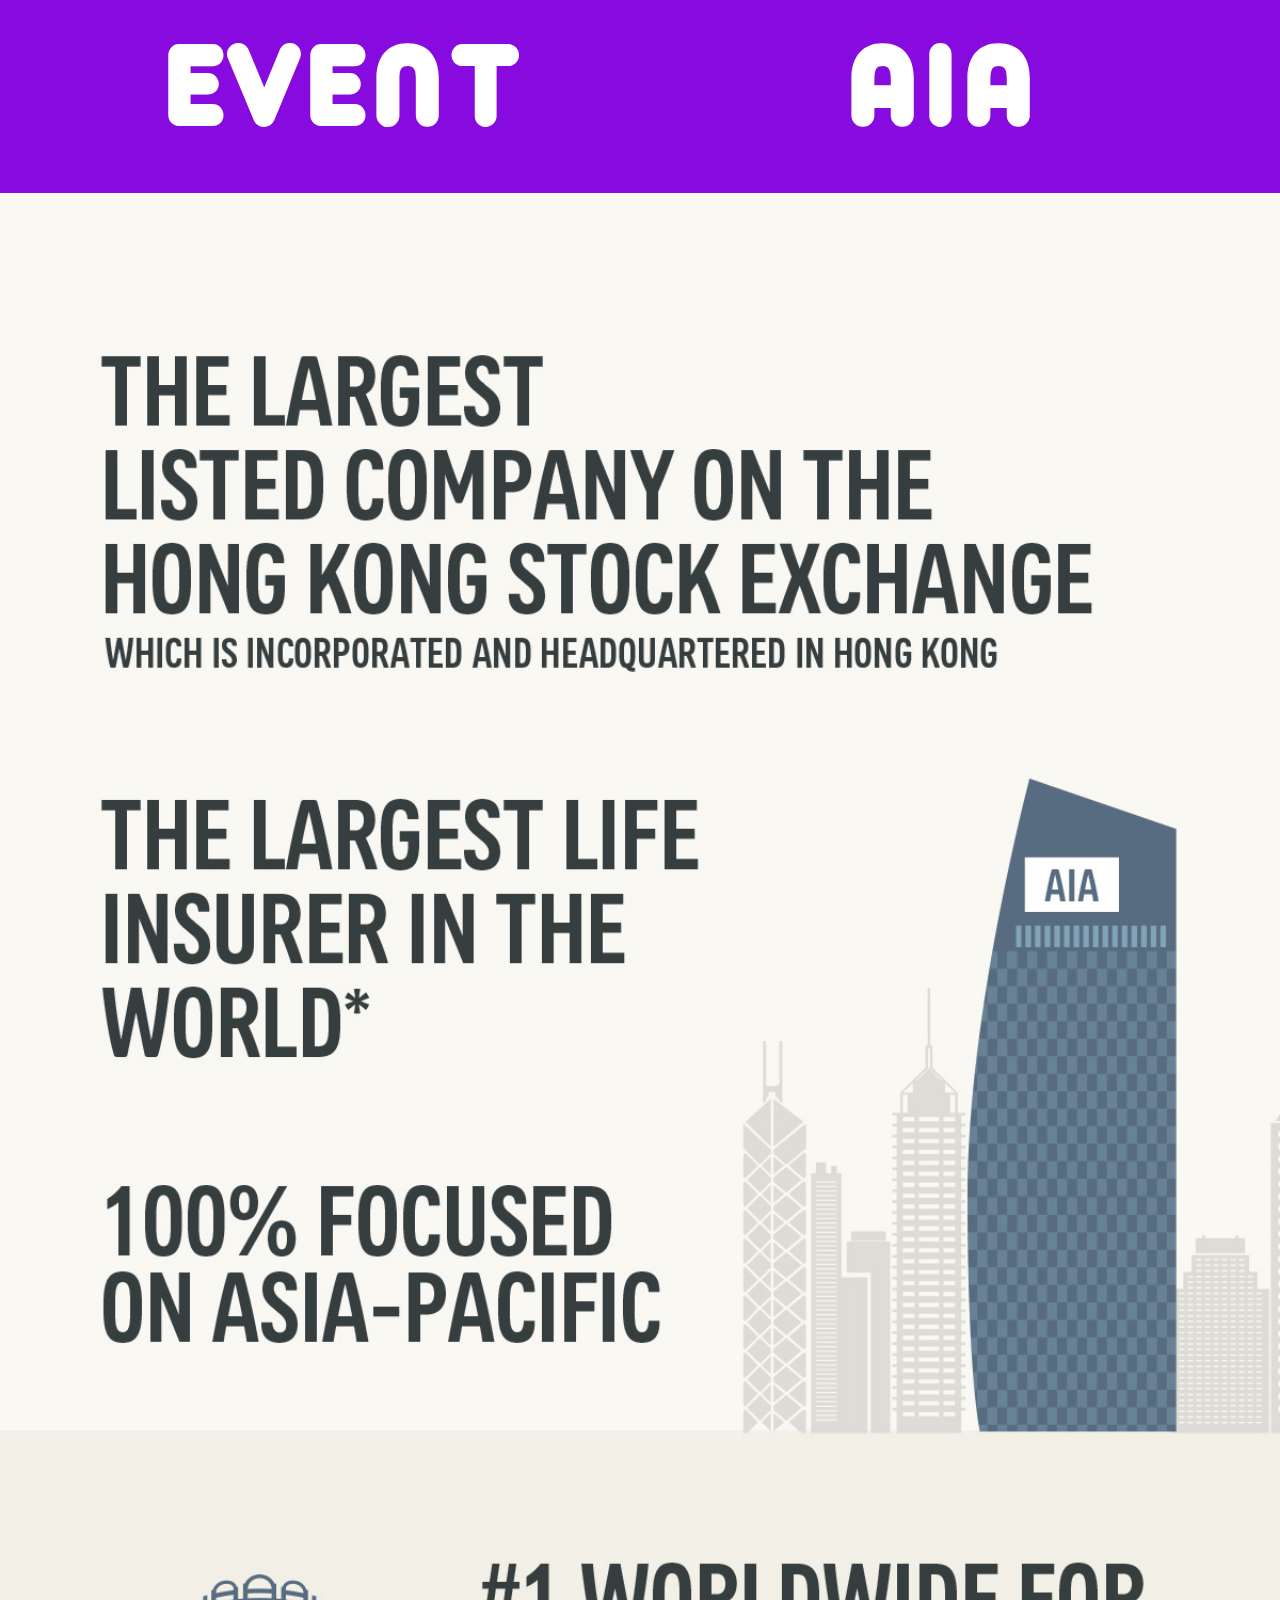
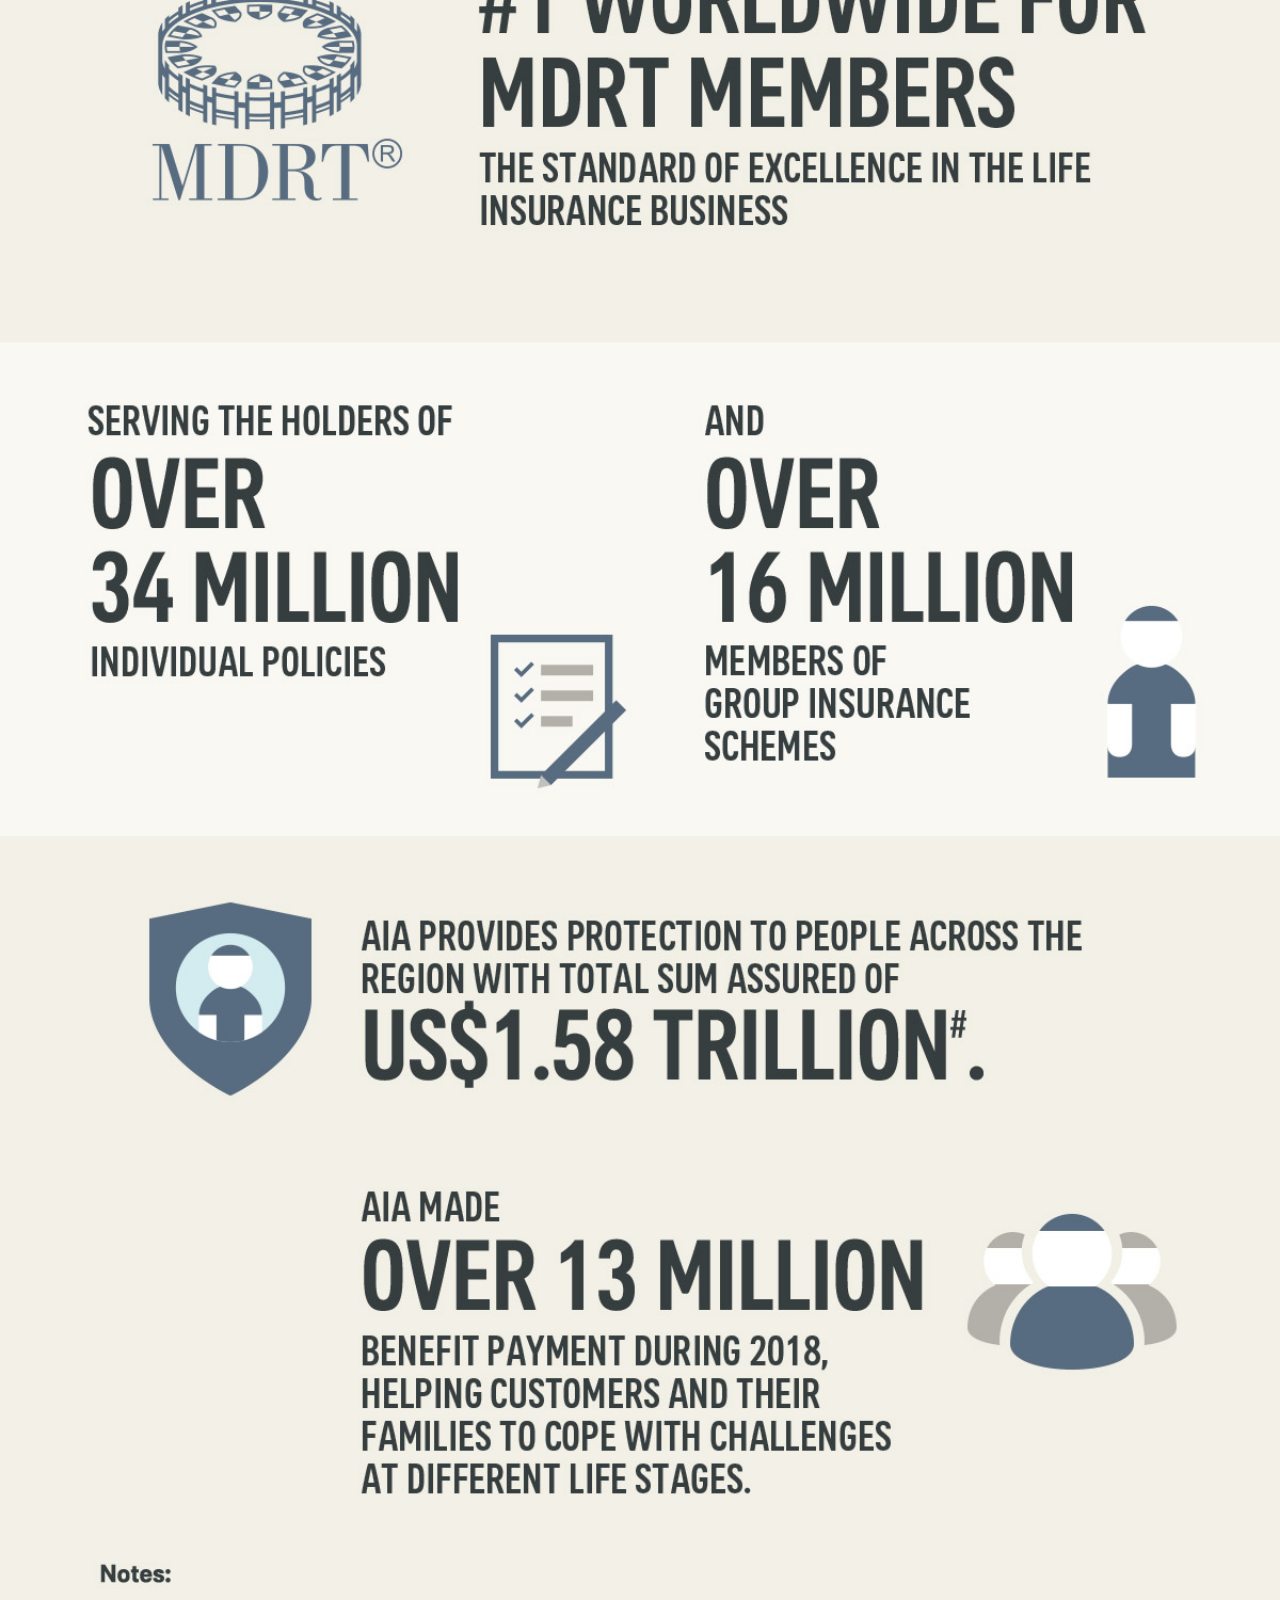
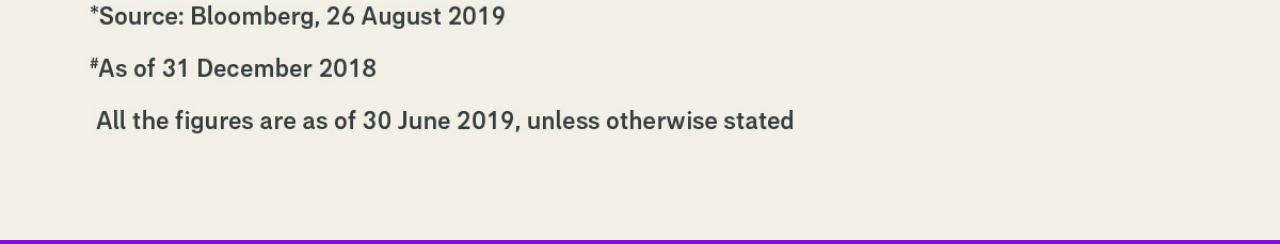
<file: _AIA Website CEO TT/Site/AIA.html>
<!DOCTYPE html>
<html>
<head>
<meta name="viewport" content="width=device-width, initial-scale=1">
<style>
.container {
  position: relative;
  text-align: left;
  color: white;
}

body{
  margin:0px; 
  padding:0px;
  background-color:rgb(135, 11, 223);
}

@font-face {
  font-family: myFirstFont;
  src: url(ZetafontsAristaPro-Fat.otf);
}

div {
  font-family: myFirstFont;
}

.bottom-left {
  position: absolute;
  bottom: 8px;
  left: 16px;
}

.top-left {
  position: absolute;
  top: 16px;
  left: 16px;
}

.top-right {
  position: absolute;
  top: 8px;
  right: 16px;
}

.bottom-centered {
  position: absolute;
  bottom: 0%;
  left: 50%;
  transform: translate(-50%, -50%);
  text-align: center;
}

.centered {
  position: absolute;
  top: 35%;
  left: 50%;
  transform: translate(-50%, -50%);
  text-align: center;
}
  
a {
  color: white;
  text-decoration: none; /* no underline */
}

</style>
</head>
<body>

<div >
	<table style="width:100%;padding:3vw;margin:0px">
		  <tr>
				<td width="50%" style="text-align:center;background-color:rgb(135, 11, 223);"> 
					<font style="font-size:10vw;color:rgb(255, 255, 255)">
						<a href="Event.html">EVENT</a>
					</font>
				</td>
				<td width="50%" style="text-align:center;background-color:rgb(135, 11, 223);">
					<font style="font-size:10vw;color:rgb(255, 255, 255)">
						<a href="AIA.html">AIA</a>
					</font>
				</td>
		  </tr>
	</table>
</div>

<div class="container">
	<img src="AIA_Descr.jpg" alt="Snow" style="width:100%;">

</div>

</body>
</html>
</file>
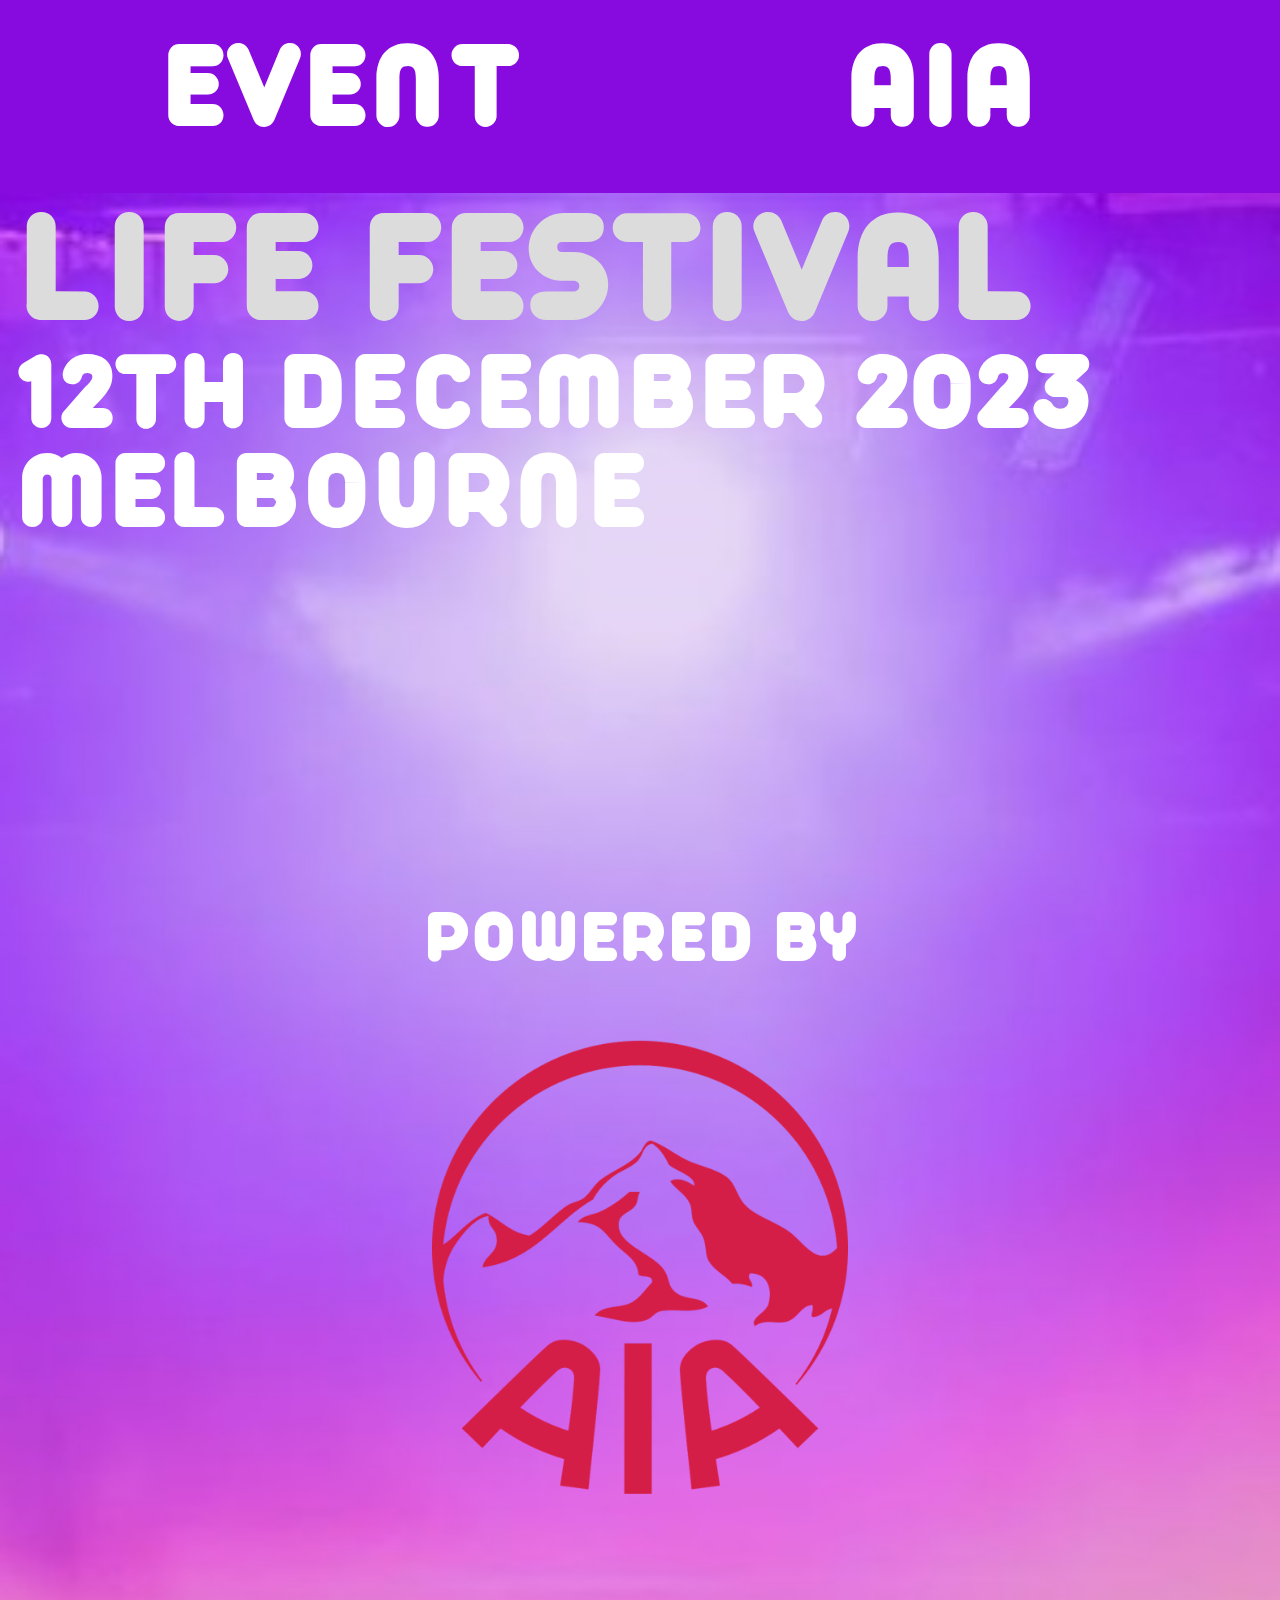
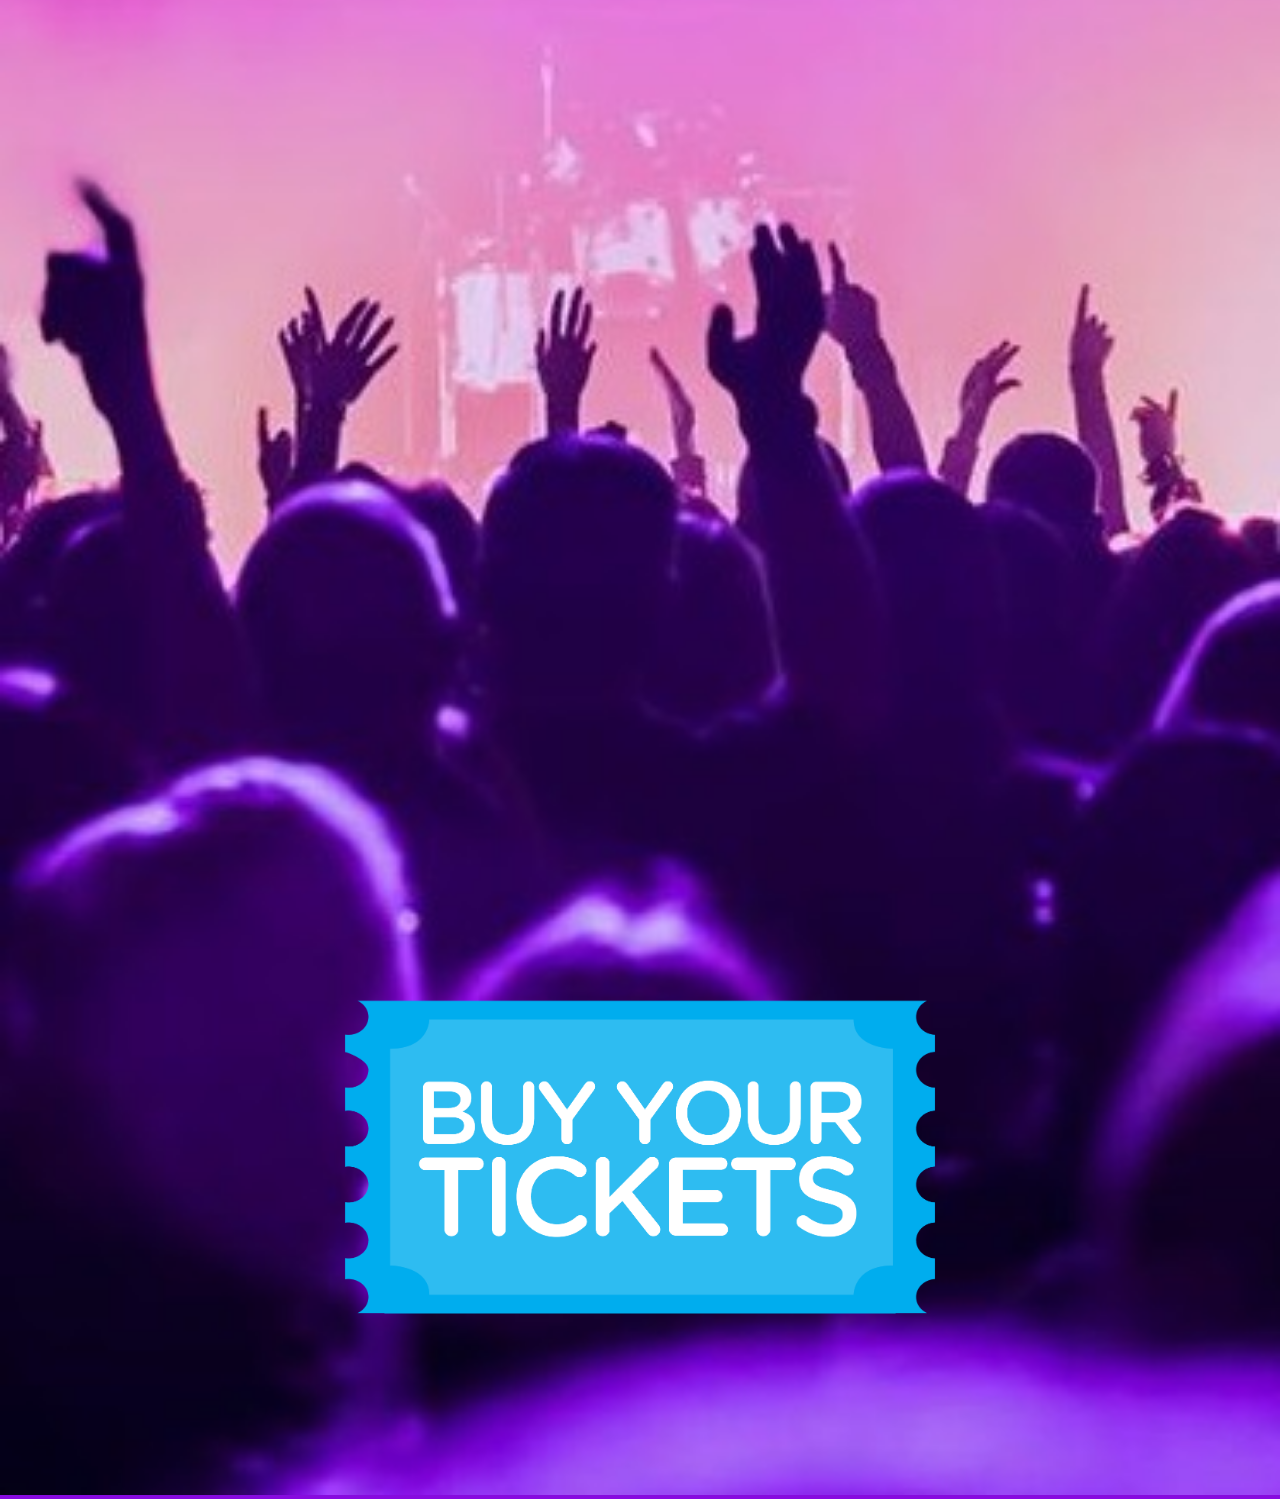
<file: _AIA Website CEO TT/Site/Event.html>
<!DOCTYPE html>
<html>
<head>
<meta name="viewport" content="width=device-width, initial-scale=1">
<style>
.container {
  position: relative;
  text-align: left;
  color: white;
}

body{
  margin:0px; 
  padding:0px;
  background-color:rgb(135, 11, 223);
}

@font-face {
  font-family: myFirstFont;
  src: url(ZetafontsAristaPro-Fat.otf);
}

div {
  font-family: myFirstFont;
}

.bottom-left {
  position: absolute;
  bottom: 8px;
  left: 16px;
}

.top-left {
  position: absolute;
  top: 16px;
  left: 16px;
}

.top-right {
  position: absolute;
  top: 8px;
  right: 16px;
}

.bottom-centered {
  position: absolute;
  bottom: 0%;
  left: 50%;
  transform: translate(-50%, -50%);
  text-align: center;
}

.centered {
  position: absolute;
  top: 35%;
  left: 50%;
  transform: translate(-50%, -50%);
  text-align: center;
}
  
a {
  color: white;
  text-decoration: none; /* no underline */
}

</style>
</head>
<body>

<div >
	<table style="width:100%;padding:3vw;margin:0px">
		  <tr>
				<td width="50%" style="text-align:center;background-color:rgb(135, 11, 223);"> 
					<font style="font-size:10vw;color:rgb(255, 255, 255)">
						<a href="Event.html">EVENT</a>
					</font>
				</td>
				<td width="50%" style="text-align:center;background-color:rgb(135, 11, 223);">
					<font style="font-size:10vw;color:rgb(255, 255, 255)">
						<a href="AIA.html">AIA</a>
					</font>
				</td>
		  </tr>
	</table>
</div>

<div class="container">
	<img src="img2.jpg" alt="Snow" style="width:100%;">
	<div class="top-left" style="font-size:9vw;">
		<font style="font-size:13vw;color:rgb(220, 220, 220)">
			LIFE FESTIVAL
		</font>
		<br> 12TH DECEMBER 2023 <br> MELBOURNE
	</div>
	<div class="centered" style="font-size:6vw;">POWERED BY <br><br><img src="logo.png" alt="" style="width:65%;"></div>
	<div class="bottom-centered"><img src="ticket.png" alt="" style="width:100%;"></div>
</div>

</body>
</html>
</file>
